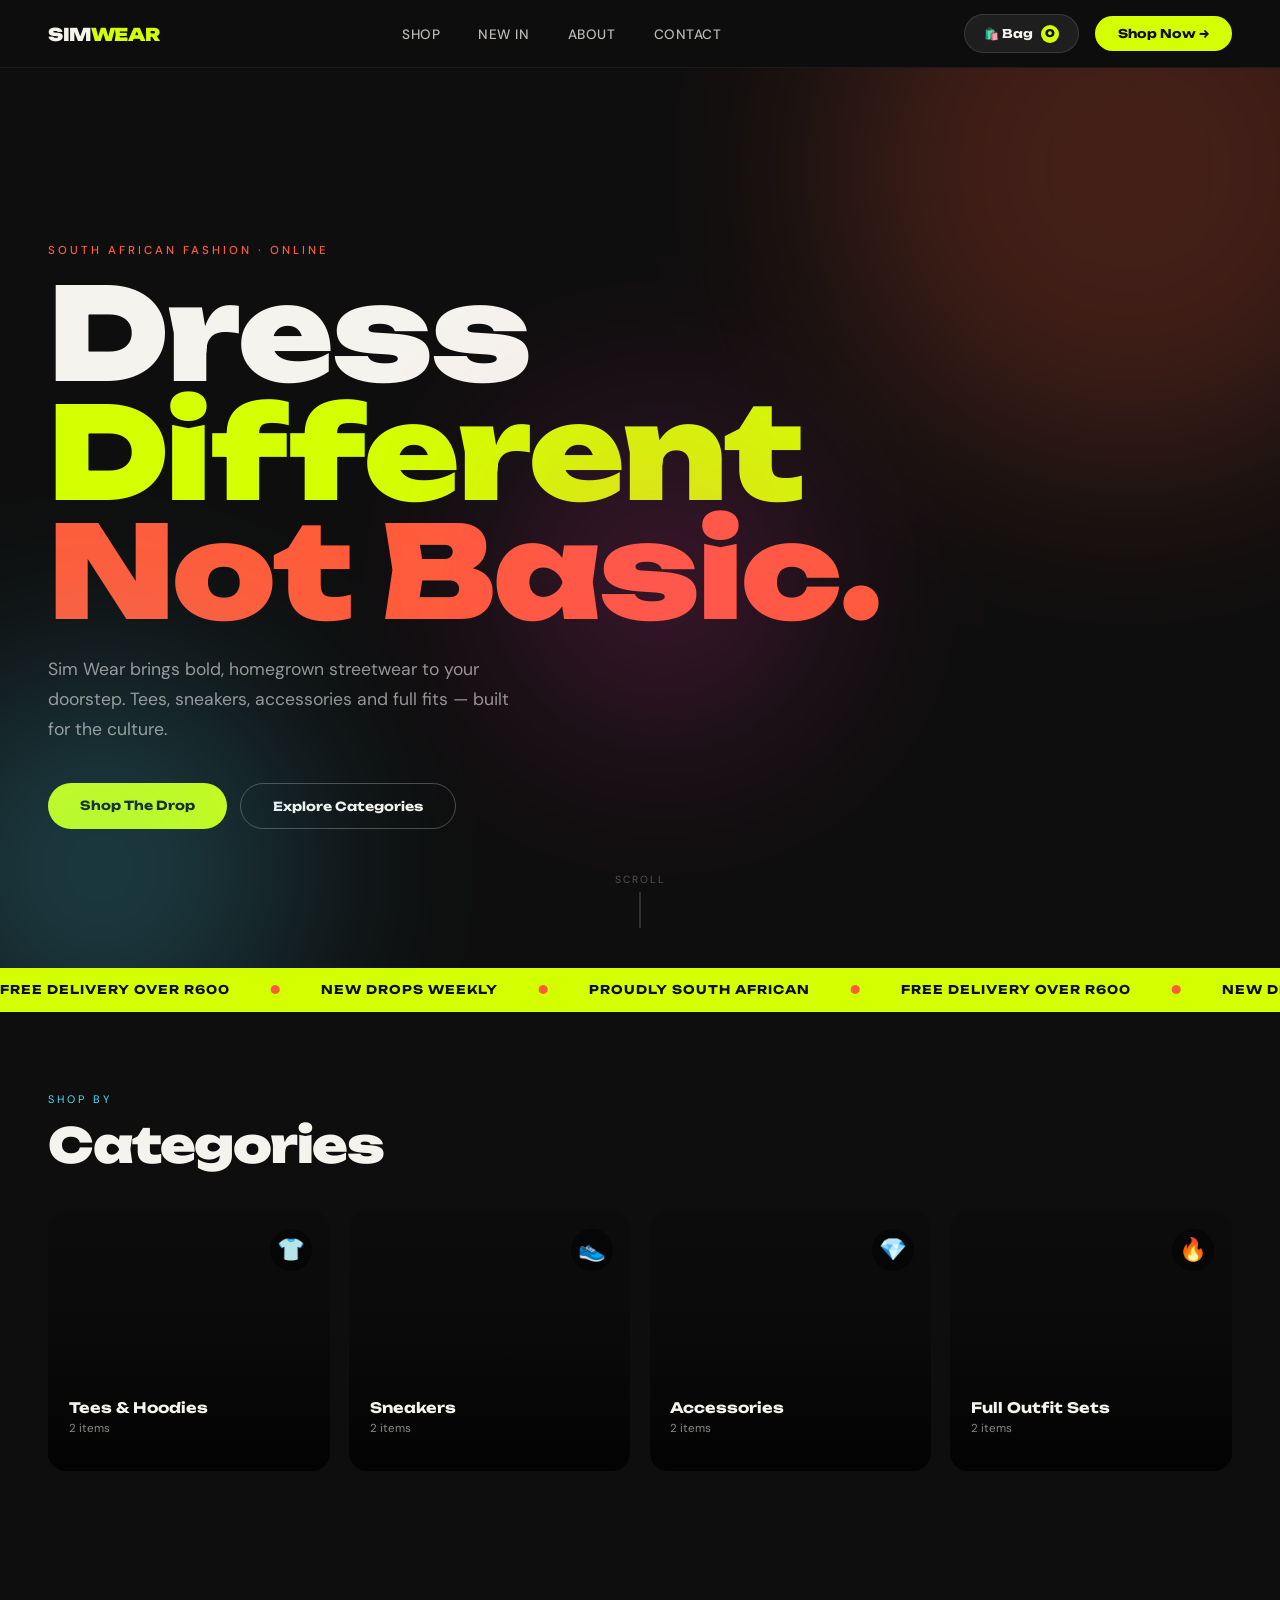
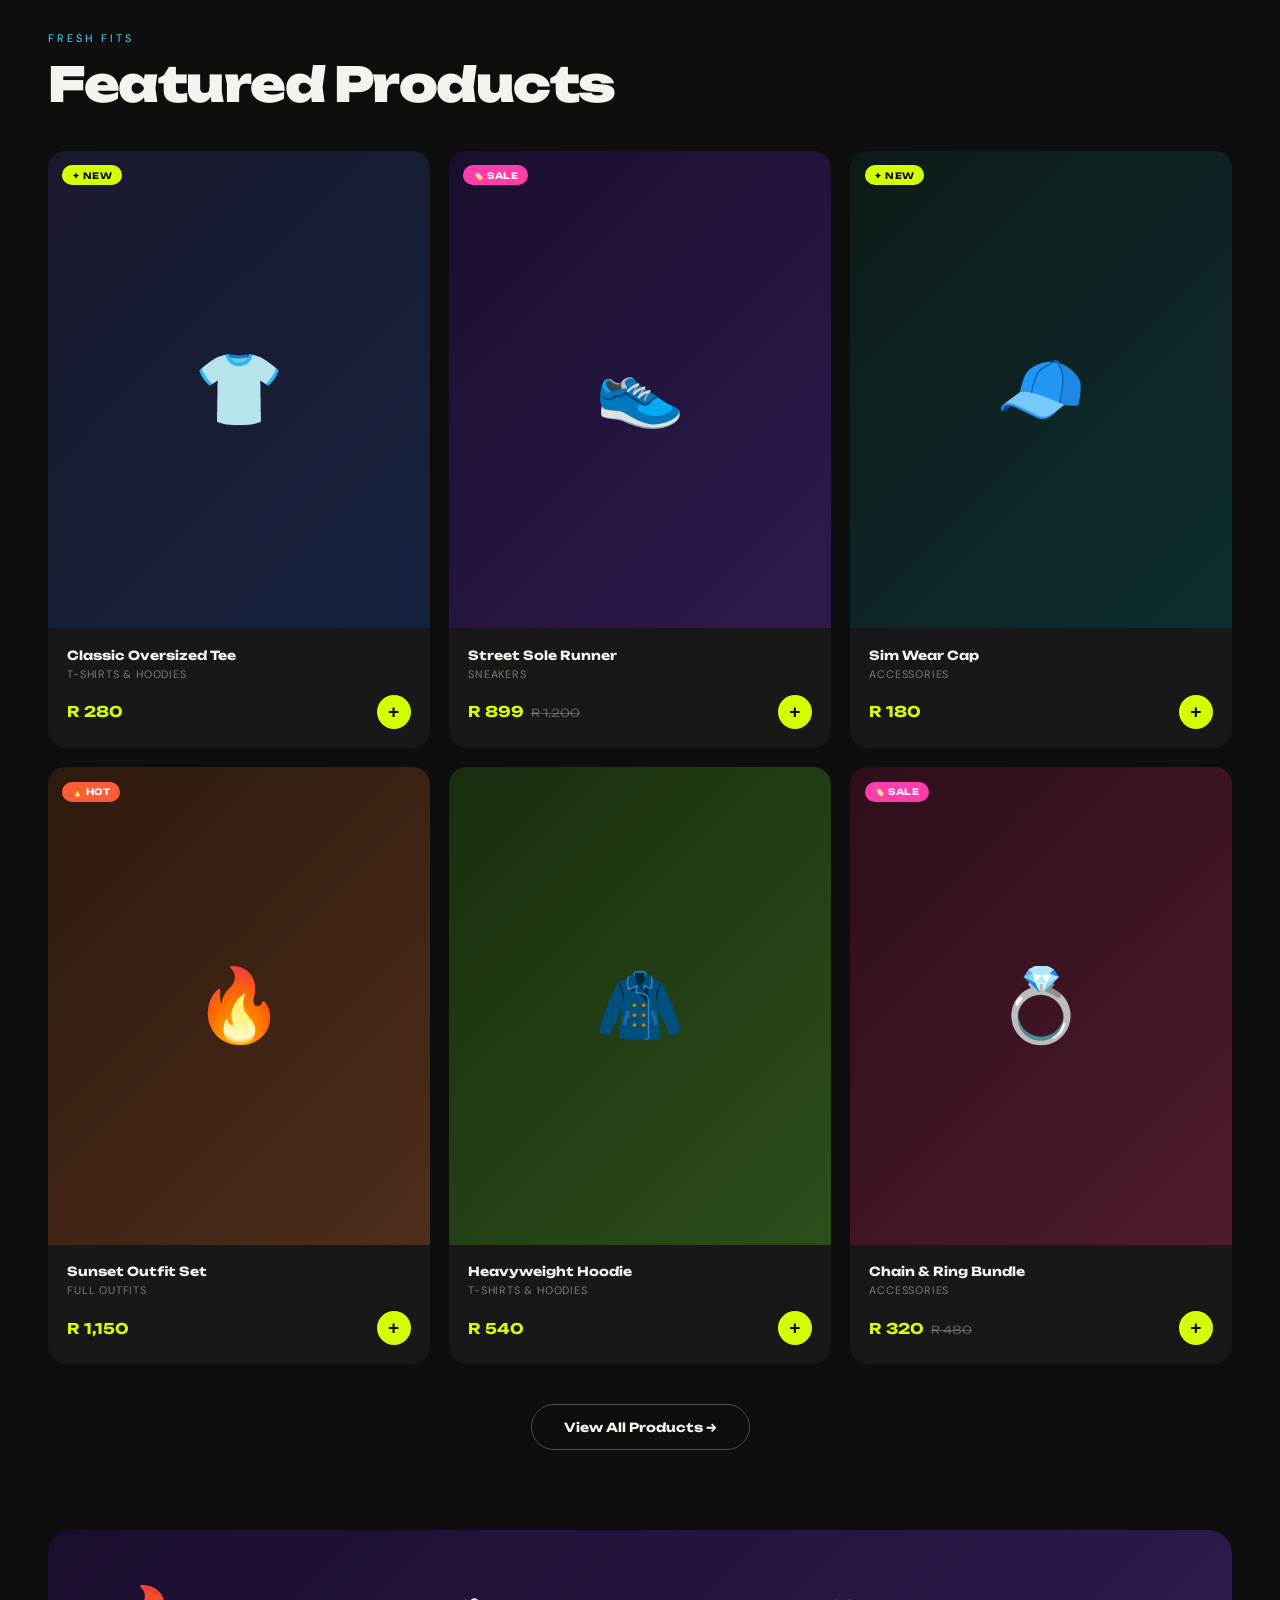
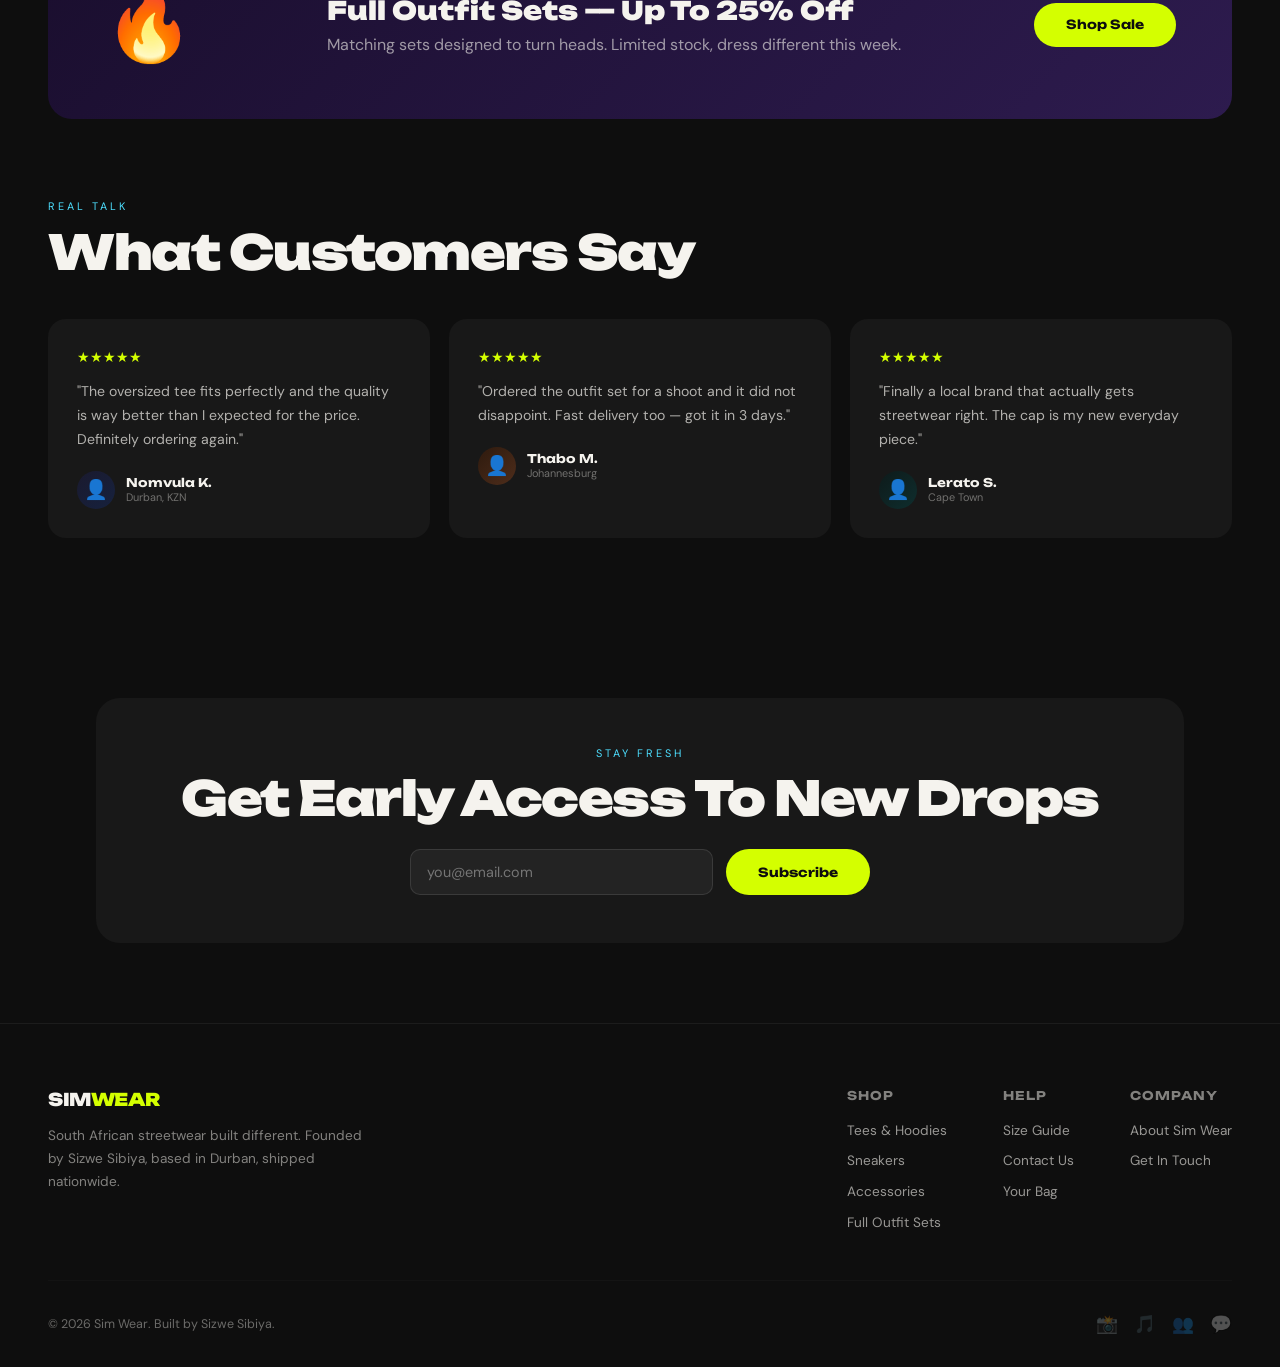
<file: index.html>
<!DOCTYPE html>
<html lang="en">
<head>
<meta charset="UTF-8" />
<meta name="viewport" content="width=device-width, initial-scale=1.0, maximum-scale=1.0" />
<meta name="theme-color" content="#0E0E0E" />
<title>Sim Wear — Dress Different</title>
<link href="https://fonts.googleapis.com/css2?family=Unbounded:wght@400;700;900&family=DM+Sans:wght@300;400;500&display=swap" rel="stylesheet" />
<link rel="stylesheet" href="styles.css" />
<style>
  .hero { min-height: 100svh; display: flex; flex-direction: column; justify-content: center; padding: calc(var(--nav-h) + 3rem) 3rem 5rem; position: relative; overflow: hidden; }
  .hero-bg-shape { position: absolute; border-radius: 50%; filter: blur(100px); opacity: 0.22; animation: float 8s ease-in-out infinite; }
  .s1 { width:600px; height:600px; background:var(--coral); top:-200px; right:-150px; }
  .s2 { width:400px; height:400px; background:var(--sky); bottom:-100px; left:-100px; animation-delay:3s; }
  .s3 { width:300px; height:300px; background:var(--pink); top:40%; left:40%; animation-delay:5s; }
  @keyframes float { 0%,100%{transform:translateY(0) scale(1);} 50%{transform:translateY(-28px) scale(1.04);} }
  .hero-eyebrow { font-size:0.72rem; font-weight:500; letter-spacing:3px; text-transform:uppercase; color:var(--coral); margin-bottom:1rem; }
  .hero-title { font-family:'Unbounded',sans-serif; font-size:clamp(3rem,10vw,8rem); font-weight:900; line-height:0.93; letter-spacing:-2px; max-width:900px; }
  .hero-title .accent { color:var(--lime); display:block; }
  .hero-title .accent2 { color:var(--coral); }
  .hero-sub { margin-top:1.5rem; font-size:clamp(0.95rem,2.5vw,1.1rem); opacity:0.58; max-width:480px; line-height:1.7; }
  .hero-actions { display:flex; gap:0.8rem; margin-top:2.4rem; flex-wrap:wrap; }
  .hero-scroll { position:absolute; bottom:2.5rem; left:50%; transform:translateX(-50%); display:flex; flex-direction:column; align-items:center; gap:0.4rem; opacity:0.3; font-size:0.65rem; letter-spacing:2px; text-transform:uppercase; }
  .hero-scroll::after { content:''; width:1px; height:36px; background:var(--off-white); }
  @media (max-width: 768px) { .hero { padding: calc(var(--nav-h) + 2rem) 1.2rem 4rem; min-height: 100svh; } .hero-scroll { display: none; } }

  .promo-banner { display:flex; align-items:center; justify-content:space-between; gap:2rem; background:linear-gradient(135deg,#1a0e2e,#2d1b4e); border-radius:24px; padding:3rem 3.5rem; margin:0 3rem; }
  .promo-emoji { font-size:4.5rem; }
  .promo-text h3 { font-family:'Unbounded',sans-serif; font-size:1.6rem; font-weight:900; margin-bottom:0.5rem; }
  .promo-text p { opacity:0.6; }
  @media (max-width: 768px) { .promo-banner { margin: 0 1.2rem; padding: 2rem 1.5rem; flex-direction: column; gap: 1.2rem; text-align: center; } .promo-emoji { font-size: 3.5rem; } }
</style>
</head>
<body>

<!-- NAV -->
<nav>
  <a href="index.html" class="nav-logo"><span class="nav-logo-text">SIM<span class="accent">WEAR</span></span></a>
  <ul class="nav-links">
    <li><a href="shop.html">Shop</a></li>
    <li><a href="shop.html">New In</a></li>
    <li><a href="about.html">About</a></li>
    <li><a href="contact.html">Contact</a></li>
  </ul>
  <div class="nav-right">
    <button class="cart-btn" onclick="openCart()">🛍️ Bag <span class="cart-count" id="cartCount">0</span></button>
    <a href="shop.html" class="nav-cta">Shop Now →</a>
    <button class="hamburger" id="hamburger" onclick="toggleMobileMenu()"><span></span><span></span><span></span></button>
  </div>
</nav>

<!-- MOBILE MENU -->
<div class="mobile-menu" id="mobileMenu">
  <a href="shop.html">Shop</a>
  <a href="shop.html">New In</a>
  <a href="about.html">About</a>
  <a href="contact.html">Contact</a>
  <div class="mobile-menu-footer">Sim Wear · Dress Different</div>
</div>

<!-- BOTTOM NAV -->
<div class="bottom-nav">
  <a href="index.html" class="bottom-nav-item active"><span class="bn-icon">🏠</span>Home</a>
  <a href="shop.html" class="bottom-nav-item"><span class="bn-icon">🛍️</span>Shop</a>
  <a href="contact.html" class="bottom-nav-item"><span class="bn-icon">💬</span>Contact</a>
  <button class="bottom-nav-item" onclick="openCart()" style="border:none;background:none;">
    <span class="bottom-cart-badge"><span class="bn-icon">🛒</span><span class="badge-dot" id="bottomCartBadge">0</span></span>Bag
  </button>
</div>

<!-- CART DRAWER -->
<div class="cart-overlay" id="cartOverlay" onclick="closeCart()"></div>
<div class="cart-drawer" id="cartDrawer">
  <div class="cart-header">
    <h2>Your Bag 🛍️</h2>
    <div class="cart-header-right">
      <span class="cart-item-total" id="drawerItemCount">0 items</span>
      <button class="close-btn" onclick="closeCart()">✕</button>
    </div>
  </div>
  <div class="cart-items" id="cartItemsContainer"></div>
  <div class="cart-footer">
    <div class="cart-subtotal"><span>Subtotal</span><span class="total-amount" id="cartTotal">R 0</span></div>
    <p class="cart-shipping-note">🚚 Free delivery on orders over R600</p>
    <a href="checkout.html" class="checkout-btn" id="checkoutBtn">Proceed to Checkout →</a>
    <button class="continue-btn" onclick="closeCart()">← Continue Shopping</button>
  </div>
</div>

<main>
  <!-- HERO -->
  <section class="hero">
    <div class="hero-bg-shape s1"></div>
    <div class="hero-bg-shape s2"></div>
    <div class="hero-bg-shape s3"></div>
    <div class="hero-eyebrow">South African Fashion · Online</div>
    <h1 class="hero-title">Dress<span class="accent">Different</span><span class="accent2">Not Basic.</span></h1>
    <p class="hero-sub">Sim Wear brings bold, homegrown streetwear to your doorstep. Tees, sneakers, accessories and full fits — built for the culture.</p>
    <div class="hero-actions">
      <a href="shop.html" class="btn-primary">Shop The Drop</a>
      <a href="#categories" class="btn-outline">Explore Categories</a>
    </div>
    <div class="hero-scroll">Scroll</div>
  </section>

  <!-- MARQUEE -->
  <div class="marquee-wrap">
    <div class="marquee-track">
      <span>FREE DELIVERY OVER R600</span><span class="marquee-dot">●</span>
      <span>NEW DROPS WEEKLY</span><span class="marquee-dot">●</span>
      <span>PROUDLY SOUTH AFRICAN</span><span class="marquee-dot">●</span>
      <span>FREE DELIVERY OVER R600</span><span class="marquee-dot">●</span>
      <span>NEW DROPS WEEKLY</span><span class="marquee-dot">●</span>
      <span>PROUDLY SOUTH AFRICAN</span><span class="marquee-dot">●</span>
    </div>
  </div>

  <!-- CATEGORIES -->
  <section id="categories">
    <div class="section-label">Shop By</div>
    <h2 class="section-title">Categories</h2>
    <div class="categories-grid" id="categoriesGrid"></div>
  </section>

  <!-- FEATURED PRODUCTS -->
  <section id="featured">
    <div class="section-label">Fresh Fits</div>
    <h2 class="section-title">Featured Products</h2>
    <div class="products-grid" id="featuredGrid"></div>
    <div style="text-align:center;margin-top:2.5rem;">
      <a href="shop.html" class="btn-outline">View All Products →</a>
    </div>
  </section>

  <!-- PROMO BANNER -->
  <div class="promo-banner">
    <div class="promo-emoji">🔥</div>
    <div class="promo-text">
      <h3>Full Outfit Sets — Up To 25% Off</h3>
      <p>Matching sets designed to turn heads. Limited stock, dress different this week.</p>
    </div>
    <a href="shop.html?cat=outfits" class="btn-primary">Shop Sale</a>
  </div>

  <!-- TESTIMONIALS -->
  <section>
    <div class="section-label">Real Talk</div>
    <h2 class="section-title">What Customers Say</h2>
    <div class="testimonials-grid">
      <div class="testi-card">
        <div class="testi-stars">★★★★★</div>
        <p class="testi-text">"The oversized tee fits perfectly and the quality is way better than I expected for the price. Definitely ordering again."</p>
        <div class="testi-author"><div class="testi-avatar p1-bg">👤</div><div><div class="testi-name">Nomvula K.</div><div class="testi-loc">Durban, KZN</div></div></div>
      </div>
      <div class="testi-card">
        <div class="testi-stars">★★★★★</div>
        <p class="testi-text">"Ordered the outfit set for a shoot and it did not disappoint. Fast delivery too — got it in 3 days."</p>
        <div class="testi-author"><div class="testi-avatar p4-bg">👤</div><div><div class="testi-name">Thabo M.</div><div class="testi-loc">Johannesburg</div></div></div>
      </div>
      <div class="testi-card">
        <div class="testi-stars">★★★★★</div>
        <p class="testi-text">"Finally a local brand that actually gets streetwear right. The cap is my new everyday piece."</p>
        <div class="testi-author"><div class="testi-avatar p3-bg">👤</div><div><div class="testi-name">Lerato S.</div><div class="testi-loc">Cape Town</div></div></div>
      </div>
    </div>
  </section>

  <!-- NEWSLETTER -->
  <section>
    <div class="newsletter">
      <div class="section-label" style="text-align:center;">Stay Fresh</div>
      <h2 class="section-title" style="margin-bottom:0;">Get Early Access To New Drops</h2>
      <form class="newsletter-form" onsubmit="event.preventDefault(); this.reset(); alert('You\'re on the list! 🎉');">
        <input class="form-input" type="email" placeholder="you@email.com" required />
        <button class="btn-primary" type="submit">Subscribe</button>
      </form>
    </div>
  </section>
</main>

<!-- FOOTER -->
<footer>
  <div class="footer-top">
    <div class="footer-brand">
      <span class="nav-logo-text">SIM<span class="accent">WEAR</span></span>
      <p>South African streetwear built different. Founded by Sizwe Sibiya, based in Durban, shipped nationwide.</p>
    </div>
    <div class="footer-cols">
      <div class="footer-col"><h4>Shop</h4><ul>
        <li><a href="shop.html?cat=tees">Tees & Hoodies</a></li>
        <li><a href="shop.html?cat=sneakers">Sneakers</a></li>
        <li><a href="shop.html?cat=accessories">Accessories</a></li>
        <li><a href="shop.html?cat=outfits">Full Outfit Sets</a></li>
      </ul></div>
      <div class="footer-col"><h4>Help</h4><ul>
        <li><a href="sizeguide.html">Size Guide</a></li>
        <li><a href="contact.html">Contact Us</a></li>
        <li><a href="cart.html">Your Bag</a></li>
      </ul></div>
      <div class="footer-col"><h4>Company</h4><ul>
        <li><a href="about.html">About Sim Wear</a></li>
        <li><a href="contact.html">Get In Touch</a></li>
      </ul></div>
    </div>
  </div>
  <div class="footer-bottom">
    <span>© 2026 Sim Wear. Built by Sizwe Sibiya.</span>
    <div class="footer-socials">
      <a href="https://www.instagram.com/mudes2026" target="_blank" title="Instagram">📸</a>
      <a href="https://www.tiktok.com/@sizwesibiya7" target="_blank" title="TikTok">🎵</a>
      <a href="https://www.facebook.com/sizwe.sbiya.5439" target="_blank" title="Facebook">👥</a>
      <a href="https://wa.me/qr/FZLHEACFAODGC1" target="_blank" title="WhatsApp">💬</a>
    </div>
  </div>
</footer>

<script src="shop.js"></script>
<script>
  document.getElementById('categoriesGrid').innerHTML = CATEGORIES.map(c => `
    <a href="shop.html?cat=${c.key}" class="cat-card ${c.css}" style="background-image:url('${c.img}');">
      <span class="cat-emoji">${c.emoji}</span>
      <span class="cat-name">${c.name}</span>
      <span class="cat-count">${categoryCount(c.key)} items</span>
    </a>
  `).join('');

  renderProductCards(document.getElementById('featuredGrid'), PRODUCTS.slice(0, 6));
</script>
</body>
</html>
</file>
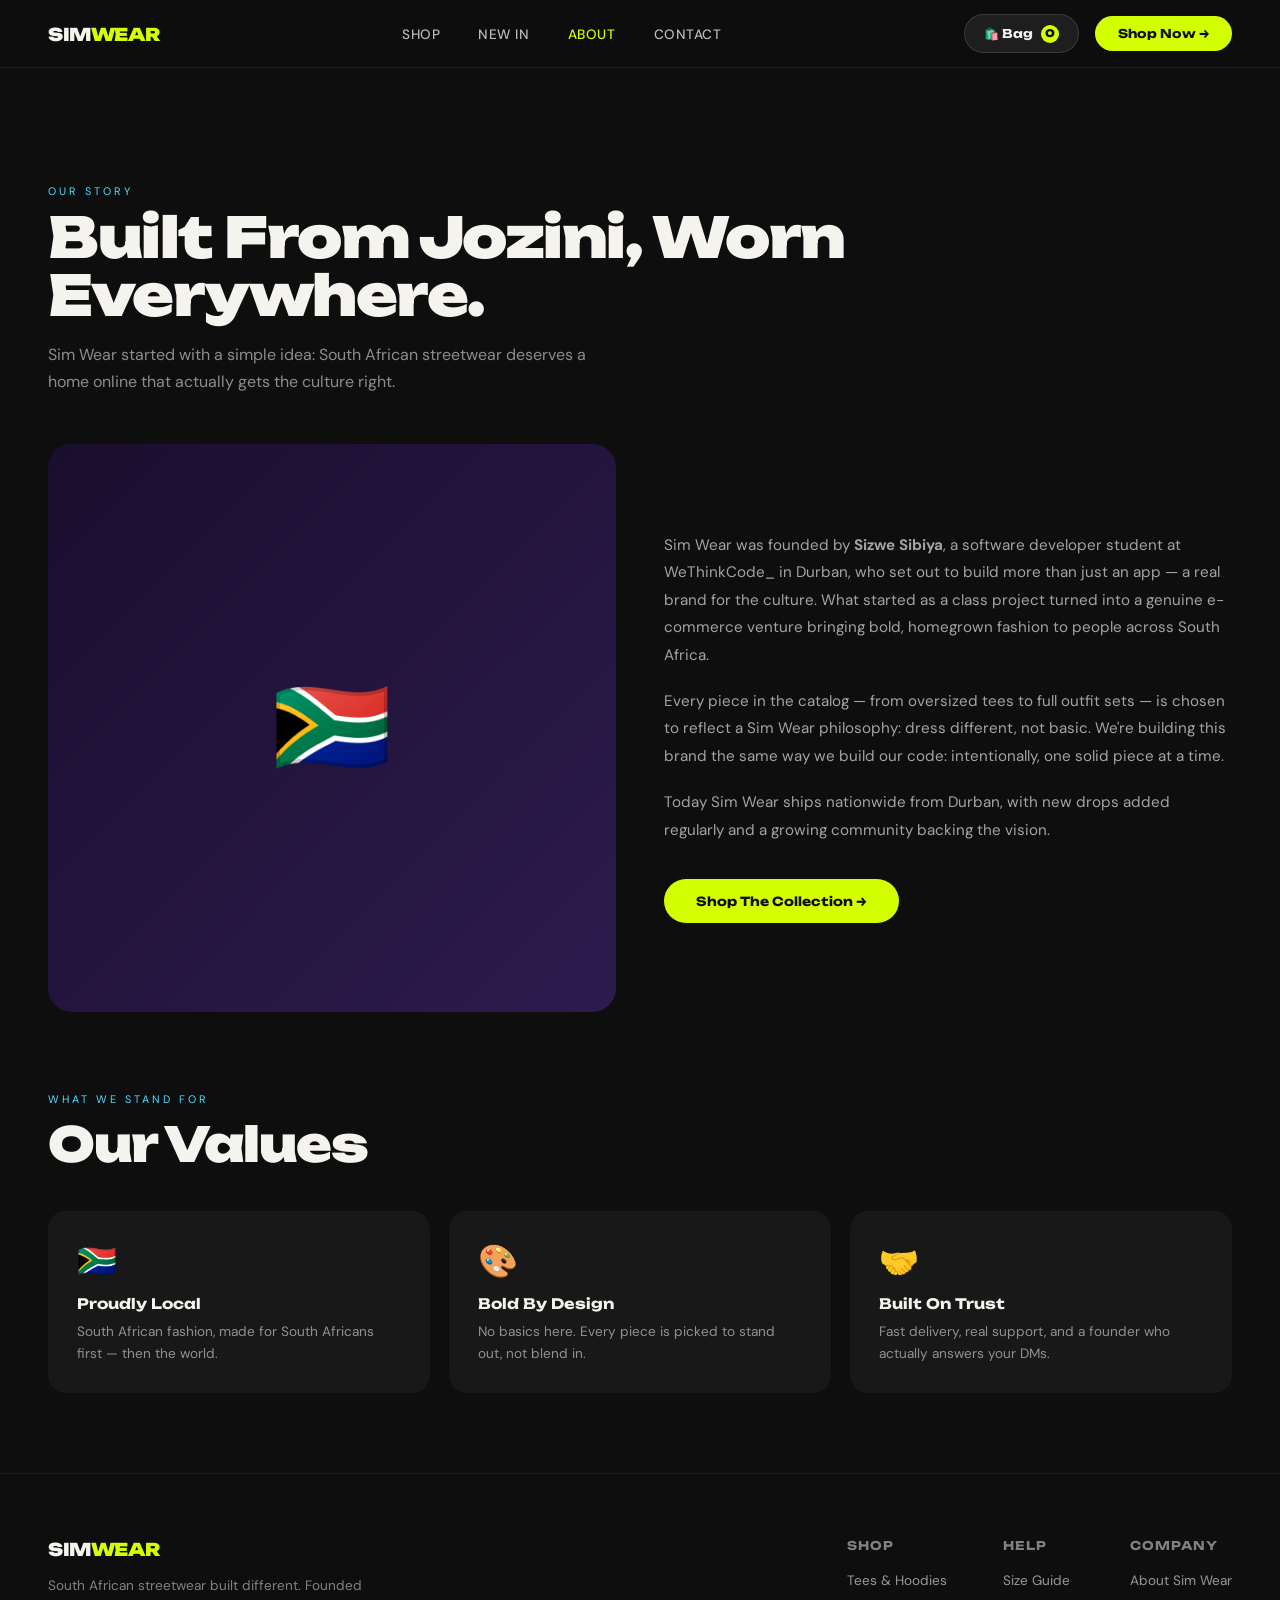
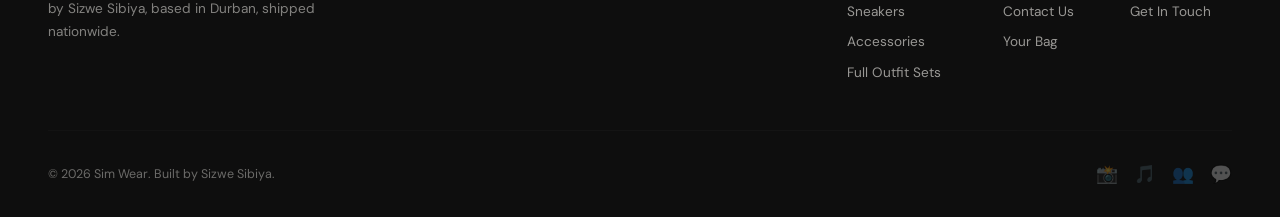
<file: about.html>
<!DOCTYPE html>
<html lang="en">
<head>
<meta charset="UTF-8" />
<meta name="viewport" content="width=device-width, initial-scale=1.0, maximum-scale=1.0" />
<meta name="theme-color" content="#0E0E0E" />
<title>About — Sim Wear</title>
<link href="https://fonts.googleapis.com/css2?family=Unbounded:wght@400;700;900&family=DM+Sans:wght@300;400;500&display=swap" rel="stylesheet" />
<link rel="stylesheet" href="styles.css" />
<style>
  .about-grid { display: flex; gap: 3rem; padding: 0 3rem 5rem; align-items: center; }
  .about-visual { flex: 1; aspect-ratio: 1; border-radius: 24px; background: linear-gradient(135deg,#1a0e2e,#2d1b4e); display: flex; align-items: center; justify-content: center; font-size: 6rem; }
  .about-copy { flex: 1; }
  .about-copy p { opacity: 0.65; line-height: 1.8; margin-bottom: 1.2rem; font-size: 0.95rem; }
  .values-grid { display: grid; grid-template-columns: repeat(3,1fr); gap: 1.2rem; }
  .value-card { background: var(--card-bg); border-radius: 18px; padding: 1.8rem; }
  .value-card .v-emoji { font-size: 2rem; margin-bottom: 0.8rem; }
  .value-card h4 { font-family: 'Unbounded', sans-serif; font-size: 0.9rem; margin-bottom: 0.5rem; }
  .value-card p { opacity: 0.55; font-size: 0.85rem; line-height: 1.6; }
  @media (max-width: 900px) {
    .about-grid { flex-direction: column; padding: 0 1.2rem 3rem; }
    .values-grid { grid-template-columns: 1fr; }
  }
</style>
</head>
<body>

<nav>
  <a href="index.html" class="nav-logo"><span class="nav-logo-text">SIM<span class="accent">WEAR</span></span></a>
  <ul class="nav-links">
    <li><a href="shop.html">Shop</a></li>
    <li><a href="shop.html">New In</a></li>
    <li><a href="about.html" class="active">About</a></li>
    <li><a href="contact.html">Contact</a></li>
  </ul>
  <div class="nav-right">
    <button class="cart-btn" onclick="openCart()">🛍️ Bag <span class="cart-count" id="cartCount">0</span></button>
    <a href="shop.html" class="nav-cta">Shop Now →</a>
    <button class="hamburger" id="hamburger" onclick="toggleMobileMenu()"><span></span><span></span><span></span></button>
  </div>
</nav>

<div class="mobile-menu" id="mobileMenu">
  <a href="shop.html">Shop</a><a href="shop.html">New In</a><a href="about.html">About</a><a href="contact.html">Contact</a>
  <div class="mobile-menu-footer">Sim Wear · Dress Different</div>
</div>

<div class="bottom-nav">
  <a href="index.html" class="bottom-nav-item"><span class="bn-icon">🏠</span>Home</a>
  <a href="shop.html" class="bottom-nav-item"><span class="bn-icon">🛍️</span>Shop</a>
  <a href="contact.html" class="bottom-nav-item"><span class="bn-icon">💬</span>Contact</a>
  <button class="bottom-nav-item" onclick="openCart()" style="border:none;background:none;">
    <span class="bottom-cart-badge"><span class="bn-icon">🛒</span><span class="badge-dot" id="bottomCartBadge">0</span></span>Bag
  </button>
</div>

<div class="cart-overlay" id="cartOverlay" onclick="closeCart()"></div>
<div class="cart-drawer" id="cartDrawer">
  <div class="cart-header">
    <h2>Your Bag 🛍️</h2>
    <div class="cart-header-right"><span class="cart-item-total" id="drawerItemCount">0 items</span><button class="close-btn" onclick="closeCart()">✕</button></div>
  </div>
  <div class="cart-items" id="cartItemsContainer"></div>
  <div class="cart-footer">
    <div class="cart-subtotal"><span>Subtotal</span><span class="total-amount" id="cartTotal">R 0</span></div>
    <p class="cart-shipping-note">🚚 Free delivery on orders over R600</p>
    <a href="checkout.html" class="checkout-btn" id="checkoutBtn">Proceed to Checkout →</a>
    <button class="continue-btn" onclick="closeCart()">← Continue Shopping</button>
  </div>
</div>

<main>
  <div class="page-hero">
    <div class="section-label">Our Story</div>
    <h1>Built From Jozini, Worn Everywhere.</h1>
    <p>Sim Wear started with a simple idea: South African streetwear deserves a home online that actually gets the culture right.</p>
  </div>

  <div class="about-grid">
    <div class="about-visual">🇿🇦</div>
    <div class="about-copy">
      <p>Sim Wear was founded by <strong>Sizwe Sibiya</strong>, a software developer student at WeThinkCode_ in Durban, who set out to build more than just an app — a real brand for the culture. What started as a class project turned into a genuine e-commerce venture bringing bold, homegrown fashion to people across South Africa.</p>
      <p>Every piece in the catalog — from oversized tees to full outfit sets — is chosen to reflect a Sim Wear philosophy: dress different, not basic. We're building this brand the same way we build our code: intentionally, one solid piece at a time.</p>
      <p>Today Sim Wear ships nationwide from Durban, with new drops added regularly and a growing community backing the vision.</p>
      <a href="shop.html" class="btn-primary" style="margin-top:1rem;">Shop The Collection →</a>
    </div>
  </div>

  <section style="padding-top:0;">
    <div class="section-label">What We Stand For</div>
    <h2 class="section-title">Our Values</h2>
    <div class="values-grid">
      <div class="value-card">
        <div class="v-emoji">🇿🇦</div>
        <h4>Proudly Local</h4>
        <p>South African fashion, made for South Africans first — then the world.</p>
      </div>
      <div class="value-card">
        <div class="v-emoji">🎨</div>
        <h4>Bold By Design</h4>
        <p>No basics here. Every piece is picked to stand out, not blend in.</p>
      </div>
      <div class="value-card">
        <div class="v-emoji">🤝</div>
        <h4>Built On Trust</h4>
        <p>Fast delivery, real support, and a founder who actually answers your DMs.</p>
      </div>
    </div>
  </section>
</main>

<footer>
  <div class="footer-top">
    <div class="footer-brand">
      <span class="nav-logo-text">SIM<span class="accent">WEAR</span></span>
      <p>South African streetwear built different. Founded by Sizwe Sibiya, based in Durban, shipped nationwide.</p>
    </div>
    <div class="footer-cols">
      <div class="footer-col"><h4>Shop</h4><ul>
        <li><a href="shop.html?cat=tees">Tees & Hoodies</a></li>
        <li><a href="shop.html?cat=sneakers">Sneakers</a></li>
        <li><a href="shop.html?cat=accessories">Accessories</a></li>
        <li><a href="shop.html?cat=outfits">Full Outfit Sets</a></li>
      </ul></div>
      <div class="footer-col"><h4>Help</h4><ul>
        <li><a href="sizeguide.html">Size Guide</a></li>
        <li><a href="contact.html">Contact Us</a></li>
        <li><a href="cart.html">Your Bag</a></li>
      </ul></div>
      <div class="footer-col"><h4>Company</h4><ul>
        <li><a href="about.html">About Sim Wear</a></li>
        <li><a href="contact.html">Get In Touch</a></li>
      </ul></div>
    </div>
  </div>
  <div class="footer-bottom">
    <span>© 2026 Sim Wear. Built by Sizwe Sibiya.</span>
    <div class="footer-socials">
      <a href="https://www.instagram.com/mudes2026" target="_blank" title="Instagram">📸</a>
      <a href="https://www.tiktok.com/@sizwesibiya7" target="_blank" title="TikTok">🎵</a>
      <a href="https://www.facebook.com/sizwe.sbiya.5439" target="_blank" title="Facebook">👥</a>
      <a href="https://wa.me/qr/FZLHEACFAODGC1" target="_blank" title="WhatsApp">💬</a>
    </div>
  </div>
</footer>

<script src="shop.js"></script>
</body>
</html>
</file>
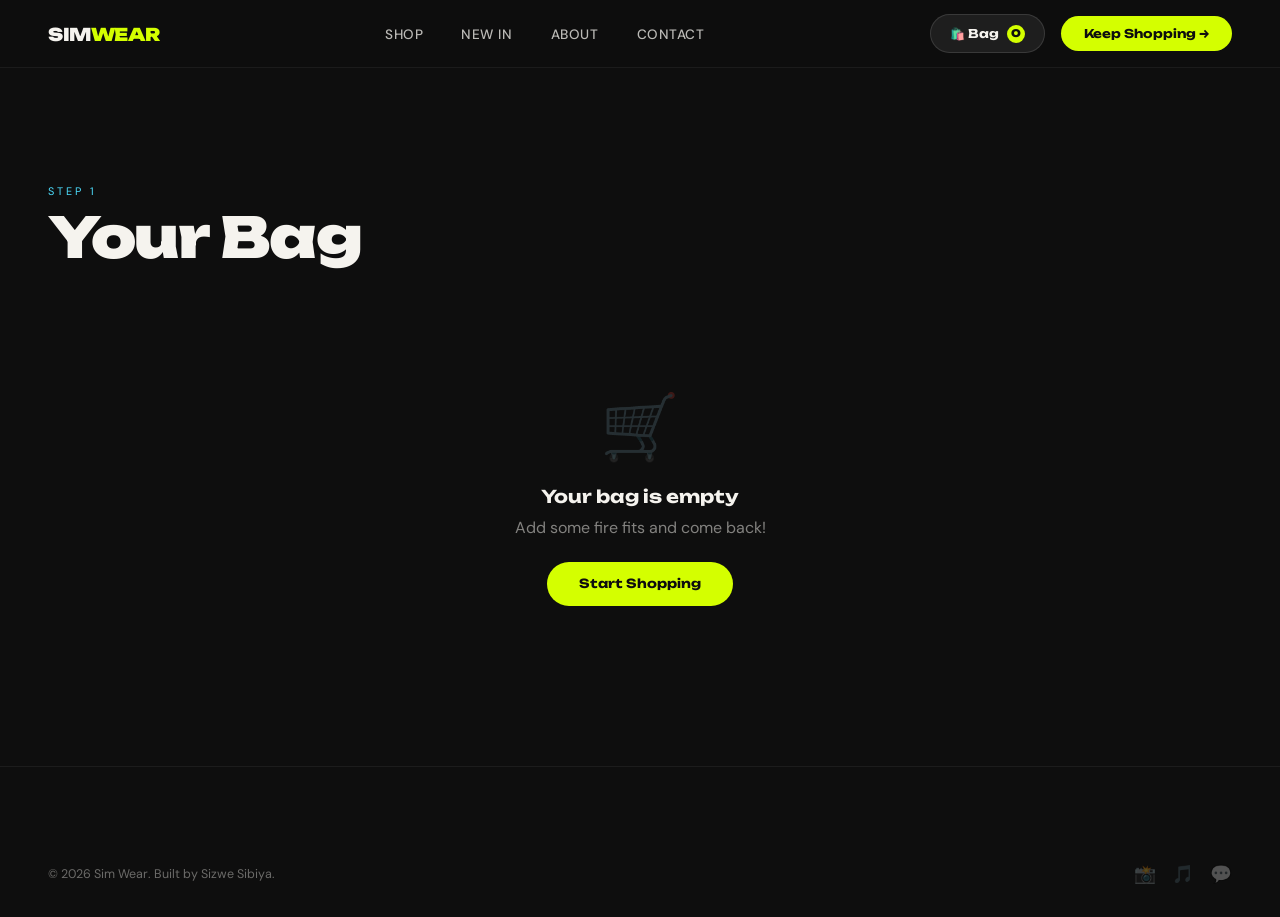
<file: cart.html>
<!DOCTYPE html>
<html lang="en">
<head>
<meta charset="UTF-8" />
<meta name="viewport" content="width=device-width, initial-scale=1.0, maximum-scale=1.0" />
<meta name="theme-color" content="#0E0E0E" />
<title>Your Bag — Sim Wear</title>
<link href="https://fonts.googleapis.com/css2?family=Unbounded:wght@400;700;900&family=DM+Sans:wght@300;400;500&display=swap" rel="stylesheet" />
<link rel="stylesheet" href="styles.css" />
<style>
  .cart-page-layout { display: flex; gap: 2.5rem; padding: 2.5rem 3rem 5rem; align-items: flex-start; }
  .cart-list { flex: 2; display: flex; flex-direction: column; gap: 0.9rem; }
  .cart-page-item { display: flex; gap: 1rem; align-items: center; background: var(--card-bg); border-radius: 16px; padding: 1.1rem; }
  .cart-page-img { width: 76px; height: 76px; border-radius: 12px; display: flex; align-items: center; justify-content: center; font-size: 2.2rem; flex-shrink: 0; position: relative; overflow: hidden; }
  .cart-page-img img { position: absolute; inset: 0; width: 100%; height: 100%; object-fit: cover; z-index: 1; }
  .product-img-fallback { position: relative; z-index: 0; }
  .cart-page-body { flex: 1; min-width: 0; }
  .cart-page-name { font-family: 'Unbounded', sans-serif; font-size: 0.85rem; font-weight: 700; margin-bottom: 0.2rem; }
  .cart-page-type { font-size: 0.75rem; opacity: 0.4; margin-bottom: 0.8rem; }
  .summary-panel { flex: 1; max-width: 360px; background: var(--card-bg); border-radius: 18px; padding: 1.8rem; position: sticky; top: calc(var(--nav-h) + 1.5rem); }
  .summary-panel h3 { font-family: 'Unbounded', sans-serif; font-size: 0.95rem; margin-bottom: 1.2rem; }
  .summary-line { display: flex; justify-content: space-between; font-size: 0.85rem; opacity: 0.6; margin-bottom: 0.7rem; }
  .summary-line.total { opacity: 1; font-family: 'Unbounded', sans-serif; font-weight: 900; font-size: 1.1rem; color: var(--lime); border-top: 1px solid rgba(255,255,255,0.08); padding-top: 0.9rem; margin-top: 0.5rem; }
  @media (max-width: 900px) {
    .cart-page-layout { flex-direction: column; padding: 2rem 1.2rem 3rem; }
    .summary-panel { max-width: 100%; position: static; width: 100%; }
  }
</style>
</head>
<body>

<nav>
  <a href="index.html" class="nav-logo"><span class="nav-logo-text">SIM<span class="accent">WEAR</span></span></a>
  <ul class="nav-links">
    <li><a href="shop.html">Shop</a></li>
    <li><a href="shop.html">New In</a></li>
    <li><a href="about.html">About</a></li>
    <li><a href="contact.html">Contact</a></li>
  </ul>
  <div class="nav-right">
    <button class="cart-btn" onclick="openCart()">🛍️ Bag <span class="cart-count" id="cartCount">0</span></button>
    <a href="shop.html" class="nav-cta">Keep Shopping →</a>
    <button class="hamburger" id="hamburger" onclick="toggleMobileMenu()"><span></span><span></span><span></span></button>
  </div>
</nav>

<div class="mobile-menu" id="mobileMenu">
  <a href="shop.html">Shop</a>
  <a href="shop.html">New In</a>
  <a href="about.html">About</a>
  <a href="contact.html">Contact</a>
  <div class="mobile-menu-footer">Sim Wear · Dress Different</div>
</div>

<div class="bottom-nav">
  <a href="index.html" class="bottom-nav-item"><span class="bn-icon">🏠</span>Home</a>
  <a href="shop.html" class="bottom-nav-item"><span class="bn-icon">🛍️</span>Shop</a>
  <a href="contact.html" class="bottom-nav-item"><span class="bn-icon">💬</span>Contact</a>
  <button class="bottom-nav-item active" onclick="openCart()" style="border:none;background:none;">
    <span class="bottom-cart-badge"><span class="bn-icon">🛒</span><span class="badge-dot" id="bottomCartBadge">0</span></span>Bag
  </button>
</div>

<div class="cart-overlay" id="cartOverlay" onclick="closeCart()"></div>
<div class="cart-drawer" id="cartDrawer">
  <div class="cart-header">
    <h2>Your Bag 🛍️</h2>
    <div class="cart-header-right">
      <span class="cart-item-total" id="drawerItemCount">0 items</span>
      <button class="close-btn" onclick="closeCart()">✕</button>
    </div>
  </div>
  <div class="cart-items" id="cartItemsContainer"></div>
  <div class="cart-footer">
    <div class="cart-subtotal"><span>Subtotal</span><span class="total-amount" id="cartTotal">R 0</span></div>
    <p class="cart-shipping-note">🚚 Free delivery on orders over R600</p>
    <a href="checkout.html" class="checkout-btn" id="checkoutBtn">Proceed to Checkout →</a>
    <button class="continue-btn" onclick="closeCart()">← Continue Shopping</button>
  </div>
</div>

<main>
  <div class="page-hero" style="padding-bottom:0;">
    <div class="section-label">Step 1</div>
    <h1>Your Bag</h1>
  </div>

  <div class="cart-page-layout" id="cartPageLayout"><!-- injected --></div>
</main>

<footer>
  <div class="footer-bottom" style="border-top:none;">
    <span>© 2026 Sim Wear. Built by Sizwe Sibiya.</span>
    <div class="footer-socials">
      <a href="https://www.instagram.com/mudes2026" target="_blank" title="Instagram">📸</a>
      <a href="https://www.tiktok.com/@sizwesibiya7" target="_blank" title="TikTok">🎵</a>
      <a href="https://wa.me/qr/FZLHEACFAODGC1" target="_blank" title="WhatsApp">💬</a>
    </div>
  </div>
</footer>

<script src="shop.js"></script>
<script>
  function renderCartPage() {
    const layout = document.getElementById('cartPageLayout');
    if (!layout) return;

    if (cart.length === 0) {
      layout.innerHTML = `
        <div class="empty-state" style="flex:1;">
          <div class="icon">🛒</div>
          <h3>Your bag is empty</h3>
          <p>Add some fire fits and come back!</p>
          <a href="shop.html" class="btn-primary">Start Shopping</a>
        </div>`;
      return;
    }

    const subtotal = cartSubtotal();
    const freeDelivery = subtotal >= 600;

    layout.innerHTML = `
      <div class="cart-list">
        ${cart.map(item => `
          <div class="cart-page-item">
            <div class="cart-page-img ${item.bg}">
              <span class="product-img-fallback">${item.emoji}</span>
              ${item.img ? `<img src="${item.img}" alt="${item.name}" onerror="this.remove()" />` : ''}
            </div>
            <div class="cart-page-body">
              <div class="cart-page-name">${item.name}</div>
              <div class="cart-page-type">${item.type}</div>
              <div class="cart-item-controls">
                <button class="qty-btn" onclick="changeQty('${item.key}',-1)">−</button>
                <span class="qty-num">${item.qty}</span>
                <button class="qty-btn" onclick="changeQty('${item.key}',1)">+</button>
              </div>
            </div>
            <div style="display:flex;flex-direction:column;align-items:flex-end;gap:0.6rem;">
              <button class="remove-btn" onclick="removeItem('${item.key}')">✕</button>
              <div class="cart-item-price">${zar(item.price * item.qty)}</div>
            </div>
          </div>
        `).join('')}
      </div>
      <div class="summary-panel">
        <h3>Order Summary</h3>
        <div class="summary-line"><span>Subtotal</span><span>${zar(subtotal)}</span></div>
        <div class="summary-line"><span>Delivery</span><span style="color:${freeDelivery?'var(--lime)':'inherit'}">${freeDelivery ? 'FREE' : 'From R60'}</span></div>
        <div class="summary-line total"><span>Total</span><span>${zar(subtotal)}</span></div>
        ${freeDelivery ? `<p style="font-size:0.75rem;color:var(--lime);margin-top:0.8rem;">🎉 You qualify for free delivery!</p>` : `<p style="font-size:0.75rem;opacity:0.4;margin-top:0.8rem;">Spend ${zar(600-subtotal)} more for free delivery</p>`}
        <a href="checkout.html" class="btn-primary" style="width:100%;text-align:center;margin-top:1.5rem;">Proceed to Checkout →</a>
        <a href="shop.html" class="continue-btn" style="text-align:center;">← Continue Shopping</a>
      </div>
    `;
  }

  renderCartPage();
</script>
</body>
</html>
</file>
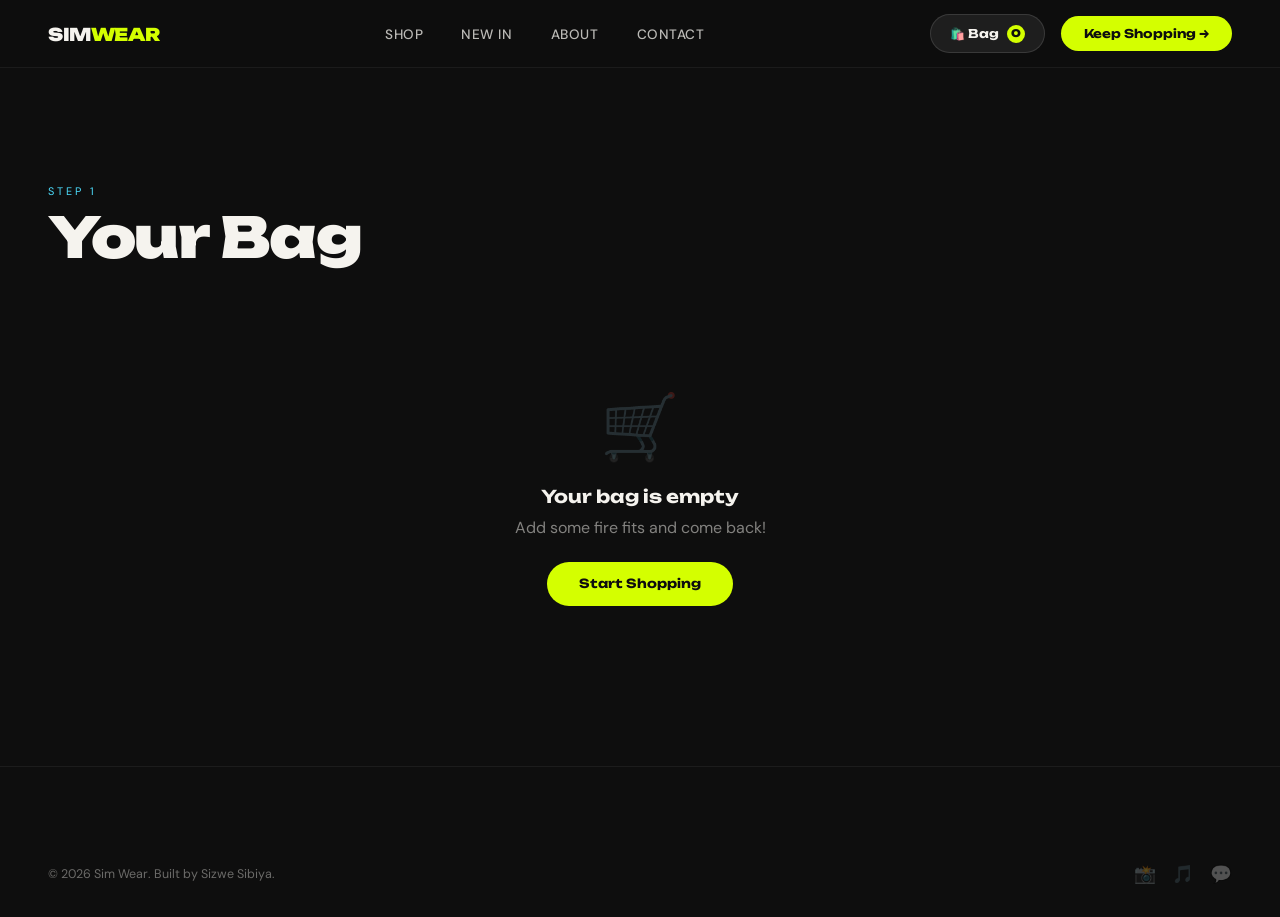
<file: checkout.html>
<!DOCTYPE html>
<html lang="en">
<head>
<meta charset="UTF-8" />
<meta name="viewport" content="width=device-width, initial-scale=1.0, maximum-scale=1.0" />
<meta name="theme-color" content="#0E0E0E" />
<title>Checkout — Sim Wear</title>
<link href="https://fonts.googleapis.com/css2?family=Unbounded:wght@400;700;900&family=DM+Sans:wght@300;400;500&display=swap" rel="stylesheet" />
<link rel="stylesheet" href="styles.css" />
<style>
  .co-steps-bar { display: flex; align-items: center; gap: 0.6rem; padding: calc(var(--nav-h) + 2rem) 3rem 1rem; }
  .co-step { display: flex; align-items: center; gap: 0.5rem; font-family: 'Unbounded', sans-serif; font-size: 0.72rem; font-weight: 700; opacity: 0.35; }
  .co-step.active, .co-step.done { opacity: 1; }
  .co-step-num { width: 24px; height: 24px; border-radius: 50%; background: rgba(255,255,255,0.1); display: flex; align-items: center; justify-content: center; font-size: 0.7rem; }
  .co-step.active .co-step-num, .co-step.done .co-step-num { background: var(--lime); color: var(--dark); }
  .co-step-sep { opacity: 0.2; }
  .co-layout { display: flex; gap: 2.5rem; padding: 0 3rem 5rem; align-items: flex-start; }
  .co-left { flex: 2; }
  .co-panel { display: none; flex-direction: column; gap: 0.3rem; }
  .co-panel.active { display: flex; }
  .co-section-title { font-family: 'Unbounded', sans-serif; font-size: 0.85rem; font-weight: 700; margin: 1.2rem 0 0.8rem; text-transform: uppercase; letter-spacing: 1px; opacity: 0.6; }
  .co-section-title:first-child { margin-top: 0; }
  .delivery-opt, .pay-method { display: flex; align-items: center; gap: 1rem; background: rgba(255,255,255,0.04); border: 1.5px solid rgba(255,255,255,0.1); border-radius: 14px; padding: 1rem 1.2rem; cursor: pointer; margin-bottom: 0.7rem; transition: border-color 0.2s; }
  .delivery-opt.selected, .pay-method.selected { border-color: var(--lime); background: rgba(212,255,0,0.05); }
  .delivery-opt-icon, .pay-method-icon { font-size: 1.4rem; }
  .delivery-opt-name, .pay-method-name { font-family: 'Unbounded', sans-serif; font-size: 0.8rem; font-weight: 700; }
  .delivery-opt-desc, .pay-method-desc { font-size: 0.72rem; opacity: 0.4; margin-top: 0.2rem; }
  .delivery-opt-fee { margin-left: auto; font-family: 'Unbounded', sans-serif; font-size: 0.8rem; color: var(--lime); }
  .card-fields { display: none; flex-direction: column; gap: 0; margin-top: 1rem; }
  .co-right { flex: 1; max-width: 340px; position: sticky; top: calc(var(--nav-h) + 1rem); }
  .co-nav-bar { display: flex; gap: 1rem; margin-top: 1.5rem; }
  .co-back-btn, .co-next-btn { flex: 1; font-family: 'Unbounded', sans-serif; font-size: 0.8rem; font-weight: 700; padding: 0.9rem; border-radius: 100px; border: none; cursor: pointer; }
  .co-back-btn { background: rgba(255,255,255,0.06); color: var(--off-white); }
  .co-next-btn { background: var(--lime); color: var(--dark); }
  .review-card { background: rgba(255,255,255,0.04); border-radius: 14px; padding: 1.2rem; margin-bottom: 1rem; font-size: 0.84rem; line-height: 1.8; }
  .review-edit { font-size: 0.7rem; color: var(--sky); cursor: pointer; font-family: 'Unbounded', sans-serif; font-weight: 700; float: right; }
  .co-confirm { display: none; text-align: center; padding: 3rem 1rem; }
  .co-confirm.active { display: block; }
  .confirm-icon { font-size: 4rem; margin-bottom: 1rem; }
  .confirm-title { font-family: 'Unbounded', sans-serif; font-size: 1.8rem; font-weight: 900; margin-bottom: 0.8rem; }
  .confirm-title span { color: var(--lime); }
  .confirm-order-num { font-family: 'Unbounded', sans-serif; font-size: 1rem; opacity: 0.5; margin-bottom: 1rem; }
  .confirm-sub { opacity: 0.6; max-width: 420px; margin: 0 auto 2rem; line-height: 1.7; }
  .confirm-steps { display: flex; justify-content: center; gap: 1.5rem; margin-bottom: 2rem; flex-wrap: wrap; }
  .confirm-step { display: flex; flex-direction: column; align-items: center; gap: 0.4rem; font-size: 0.7rem; opacity: 0.6; }
  .confirm-step-icon { font-size: 1.5rem; }
  @media (max-width: 900px) {
    .co-steps-bar, .co-layout { padding-left: 1.2rem; padding-right: 1.2rem; }
    .co-layout { flex-direction: column; }
    .co-right { max-width: 100%; width: 100%; position: static; }
  }
</style>
</head>
<body>

<nav>
  <a href="index.html" class="nav-logo"><span class="nav-logo-text">SIM<span class="accent">WEAR</span></span></a>
  <ul class="nav-links"><li><a href="shop.html">Shop</a></li><li><a href="about.html">About</a></li><li><a href="contact.html">Contact</a></li></ul>
  <div class="nav-right">
    <a href="cart.html" class="nav-cta">← Back to Bag</a>
    <button class="hamburger" id="hamburger" onclick="toggleMobileMenu()"><span></span><span></span><span></span></button>
  </div>
</nav>
<div class="mobile-menu" id="mobileMenu">
  <a href="cart.html">Bag</a><a href="shop.html">Shop</a><a href="contact.html">Contact</a>
</div>
<div class="bottom-nav">
  <a href="index.html" class="bottom-nav-item"><span class="bn-icon">🏠</span>Home</a>
  <a href="cart.html" class="bottom-nav-item active"><span class="bn-icon">🛍️</span>Bag</a>
  <a href="contact.html" class="bottom-nav-item"><span class="bn-icon">💬</span>Contact</a>
</div>

<main>
  <div class="co-steps-bar">
    <div class="co-step active" id="step-tab-1"><span class="co-step-num">1</span>Delivery</div>
    <span class="co-step-sep">›</span>
    <div class="co-step" id="step-tab-2"><span class="co-step-num">2</span>Payment</div>
    <span class="co-step-sep">›</span>
    <div class="co-step" id="step-tab-3"><span class="co-step-num">3</span>Review</div>
  </div>

  <div id="checkoutBody">
  <div class="co-layout">
    <div class="co-left">

      <!-- STEP 1 -->
      <div class="co-panel active" id="co-panel-1">
        <div class="co-section-title">Contact Info</div>
        <div class="form-row">
          <div class="form-group"><label>First Name</label><input class="form-input" id="f-fname" placeholder="Sizwe" /></div>
          <div class="form-group"><label>Last Name</label><input class="form-input" id="f-lname" placeholder="Sibiya" /></div>
        </div>
        <div class="form-group"><label>Email Address</label><input class="form-input" id="f-email" type="email" placeholder="you@email.com" /></div>
        <div class="form-group"><label>Phone Number</label><input class="form-input" id="f-phone" type="tel" placeholder="+27 000 000 0000" /></div>

        <div class="co-section-title">Delivery Address</div>
        <div class="form-group"><label>Street Address</label><input class="form-input" id="f-street" placeholder="123 Dress Different Street" /></div>
        <div class="form-row">
          <div class="form-group"><label>City</label><input class="form-input" id="f-city" placeholder="Durban" /></div>
          <div class="form-group"><label>Province</label>
            <select class="form-input" id="f-province" style="cursor:pointer;">
              <option value="">Select province</option>
              <option>KwaZulu-Natal</option><option>Gauteng</option><option>Western Cape</option>
              <option>Eastern Cape</option><option>Free State</option><option>Limpopo</option>
              <option>Mpumalanga</option><option>North West</option><option>Northern Cape</option>
            </select>
          </div>
        </div>
        <div class="form-group"><label>Postal Code</label><input class="form-input" id="f-postal" placeholder="4000" /></div>

        <div class="co-section-title">Delivery Method</div>
        <div class="delivery-opt selected" onclick="selectDelivery(this,60)">
          <span class="delivery-opt-icon">📦</span>
          <div><div class="delivery-opt-name">Standard Delivery</div><div class="delivery-opt-desc">2–5 working days</div></div>
          <span class="delivery-opt-fee">R 60</span>
        </div>
        <div class="delivery-opt" onclick="selectDelivery(this,120)">
          <span class="delivery-opt-icon">🚀</span>
          <div><div class="delivery-opt-name">Express Delivery</div><div class="delivery-opt-desc">1–2 working days</div></div>
          <span class="delivery-opt-fee">R 120</span>
        </div>
      </div>

      <!-- STEP 2 -->
      <div class="co-panel" id="co-panel-2">
        <div class="co-section-title">Payment Method</div>
        <div class="pay-method selected" onclick="selectPayMethod(this,'card')">
          <span class="pay-method-icon">💳</span><div><div class="pay-method-name">Credit / Debit Card</div><div class="pay-method-desc">Visa, Mastercard</div></div>
        </div>
        <div class="pay-method" onclick="selectPayMethod(this,'eft')">
          <span class="pay-method-icon">🏦</span><div><div class="pay-method-name">EFT Bank Transfer</div><div class="pay-method-desc">Manual bank transfer</div></div>
        </div>
        <div class="pay-method" onclick="selectPayMethod(this,'ozow')">
          <span class="pay-method-icon">📱</span><div><div class="pay-method-name">Ozow Instant EFT</div><div class="pay-method-desc">Pay directly from your bank app</div></div>
        </div>
        <div class="pay-method" onclick="selectPayMethod(this,'payflex')">
          <span class="pay-method-icon">🔄</span><div><div class="pay-method-name">PayFlex — 4 Payments</div><div class="pay-method-desc">Interest-free installments</div></div>
        </div>

        <div class="card-fields" id="card-fields" style="display:flex;">
          <div class="form-group"><label>Name on Card</label><input class="form-input" id="f-card-name" placeholder="Sizwe Sibiya" /></div>
          <div class="form-group"><label>Card Number</label><input class="form-input" id="f-card-num" placeholder="0000 0000 0000 0000" oninput="formatCard(this)" /></div>
          <div class="form-row">
            <div class="form-group"><label>Expiry</label><input class="form-input" id="f-expiry" placeholder="MM / YY" oninput="formatExpiry(this)" /></div>
            <div class="form-group"><label>CVV</label><input class="form-input" id="f-cvv" placeholder="123" maxlength="3" /></div>
          </div>
        </div>
        <div class="card-fields" id="eft-fields">
          <div style="background:rgba(77,223,255,0.06);border:1px solid rgba(77,223,255,0.15);border-radius:14px;padding:1.2rem;">
            <p style="font-size:0.8rem;opacity:0.7;margin-bottom:0.6rem;">Transfer to: <strong>Sim Wear (Pty) Ltd</strong> · FNB · Acc 6209 XXXX XXX</p>
            <p style="font-size:0.8rem;opacity:0.7;">Reference: <strong id="eft-ref">SW-00000</strong></p>
          </div>
          <p style="font-size:0.75rem;opacity:0.4;margin-top:0.8rem;">Please use your order reference as the payment reference. Your order will be processed once payment is confirmed (1–2 business days).</p>
        </div>
        <div class="card-fields" id="instant-fields">
          <div style="background:rgba(77,223,255,0.06);border:1px solid rgba(77,223,255,0.15);border-radius:14px;padding:1.4rem;text-align:center;">
            <div style="font-size:2.5rem;margin-bottom:0.6rem;" id="instant-icon">📱</div>
            <div style="font-family:'Unbounded',sans-serif;font-size:0.8rem;font-weight:700;margin-bottom:0.4rem;" id="instant-title">Pay with Ozow</div>
            <p style="font-size:0.78rem;opacity:0.5;" id="instant-desc">You'll be redirected to Ozow to complete your instant EFT payment securely.</p>
          </div>
        </div>
      </div>

      <!-- STEP 3 -->
      <div class="co-panel" id="co-panel-3">
        <div class="co-section-title">Review Your Order</div>
        <div id="review-delivery-card" class="review-card"></div>
        <div id="review-payment-card" class="review-card"></div>
        <div style="background:rgba(212,255,0,0.06);border:1px solid rgba(212,255,0,0.15);border-radius:14px;padding:1rem 1.2rem;font-size:0.78rem;opacity:0.8;line-height:1.6;">
          🔒 Your payment is secured with 256-bit SSL encryption. By placing your order, you agree to Sim Wear's Terms & Conditions and Privacy Policy.
        </div>
      </div>

      <div class="co-nav-bar" id="checkoutNavBar">
        <button class="co-back-btn" id="co-back" onclick="checkoutBack()">✕ Cancel</button>
        <button class="co-next-btn" id="co-next" onclick="checkoutNext()">Continue →</button>
      </div>
    </div>

    <div class="co-right" id="checkoutSummary"></div>
  </div>

  <!-- CONFIRM SCREEN -->
  <div class="co-confirm" id="co-confirm">
    <div class="confirm-icon">🎉</div>
    <div class="confirm-title">Order <span>Confirmed!</span></div>
    <div class="confirm-order-num" id="confirmOrderNum">SW-000000</div>
    <p class="confirm-sub">Your fire fits are on their way! You'll receive a confirmation email shortly with your tracking details.</p>
    <div class="confirm-steps">
      <div class="confirm-step"><div class="confirm-step-icon">✅</div>Order Placed</div>
      <div class="confirm-step"><div class="confirm-step-icon">📦</div>Packing</div>
      <div class="confirm-step"><div class="confirm-step-icon">🚚</div>On The Way</div>
      <div class="confirm-step"><div class="confirm-step-icon">🏠</div>Delivered</div>
    </div>
    <a href="shop.html" class="btn-primary">Back to Shopping 🛍️</a>
  </div>
  </div>
</main>

<script src="shop.js"></script>
<script>
  let checkoutStep = 1;
  let deliveryFee = 60;
  let payMethod = 'card';

  /* ============================================================
     PAYFAST INTEGRATION (real SA payment gateway)
     ------------------------------------------------------------
     PAYFAST_SANDBOX = true uses PayFast's public SANDBOX test
     credentials below, so checkout works end-to-end right now for
     testing — no real money moves and no account is needed to try it.

     TO GO LIVE:
     1. Create a PayFast merchant account: https://www.payfast.co.za
     2. Set PAYFAST_SANDBOX = false
     3. Replace PAYFAST_MERCHANT_ID / PAYFAST_MERCHANT_KEY with your
        own live values from your PayFast dashboard.
     4. Set PAYFAST_NOTIFY_URL to a real server endpoint you control
        (see note below — this is the one piece a static site can't do).

     IMPORTANT LIMITATION: this is a static, backend-less site. PayFast's
     "notify_url" (ITN) is meant to hit a server you control, which verifies
     the payment and marks the order as paid — that's the secure way to
     confirm payment happened before you ship anything. Without a backend,
     this checkout instead trusts the "return_url" the browser is sent back
     to, which works fine for getting started but can theoretically be
     visited without paying. Before processing real orders at volume,
     it's worth adding a small server (even a single serverless function)
     to receive PayFast's ITN and confirm payment server-side.
     ============================================================ */
  const PAYFAST_SANDBOX = true;
  const PAYFAST_MERCHANT_ID = '10000100';   // PayFast public sandbox test ID
  const PAYFAST_MERCHANT_KEY = '46f0cd694581a'; // PayFast public sandbox test key
  const PAYFAST_NOTIFY_URL = location.origin + location.pathname.replace('checkout.html','notify.html'); // placeholder — replace with a real server endpoint before going live

  function payWithPayFast(orderNum, total, fname, lname, email) {
    const action = PAYFAST_SANDBOX ? 'https://sandbox.payfast.co.za/eng/process' : 'https://www.payfast.co.za/eng/process';
    const fields = {
      merchant_id: PAYFAST_MERCHANT_ID,
      merchant_key: PAYFAST_MERCHANT_KEY,
      return_url: location.origin + location.pathname + '?paid=1&order=' + encodeURIComponent(orderNum),
      cancel_url: location.origin + location.pathname + '?cancelled=1',
      notify_url: PAYFAST_NOTIFY_URL,
      name_first: fname || 'Sim Wear',
      name_last: lname || 'Customer',
      email_address: email || 'test@simwear.co.za',
      m_payment_id: orderNum,
      amount: total.toFixed(2),
      item_name: 'Sim Wear Order ' + orderNum
    };
    const form = document.createElement('form');
    form.method = 'POST';
    form.action = action;
    Object.entries(fields).forEach(([k, v]) => {
      const input = document.createElement('input');
      input.type = 'hidden'; input.name = k; input.value = v;
      form.appendChild(input);
    });
    document.body.appendChild(form);
    form.submit();
  }

  // Handle returning from PayFast (or a cancelled payment)
  (function handleGatewayReturn() {
    const p = new URLSearchParams(location.search);
    if (p.get('paid') === '1') {
      document.querySelector('.co-layout').style.display = 'none';
      document.getElementById('co-confirm').classList.add('active');
      document.getElementById('confirmOrderNum').textContent = p.get('order') || 'SW-000000';
      cart = [];
      saveCart();
      updateCounts();
    } else if (p.get('cancelled') === '1') {
      checkoutStep = 2;
      setTimeout(() => { alert('Payment was cancelled — your bag is still saved, feel free to try again.'); }, 100);
    }
  })();

  // If bag is empty, send back to cart
  if (cart.length === 0 && !new URLSearchParams(location.search).get('paid')) location.href = 'cart.html';

  function selectDelivery(el, fee) {
    document.querySelectorAll('.delivery-opt').forEach(o => o.classList.remove('selected'));
    el.classList.add('selected');
    deliveryFee = fee;
    renderCheckoutSummary();
  }

  function selectPayMethod(el, method) {
    document.querySelectorAll('.pay-method').forEach(m => m.classList.remove('selected'));
    el.classList.add('selected');
    payMethod = method;
    document.getElementById('card-fields').style.display = method === 'card' ? 'flex' : 'none';
    document.getElementById('eft-fields').style.display = method === 'eft' ? 'flex' : 'none';
    document.getElementById('instant-fields').style.display = (method === 'ozow' || method === 'payflex') ? 'flex' : 'none';
    if (method === 'ozow') { document.getElementById('instant-icon').textContent='📱'; document.getElementById('instant-title').textContent='Pay with Ozow'; document.getElementById('instant-desc').textContent="You'll be redirected to Ozow to complete your instant EFT payment securely."; }
    if (method === 'payflex') { document.getElementById('instant-icon').textContent='🔄'; document.getElementById('instant-title').textContent='Pay in 4 with PayFlex'; document.getElementById('instant-desc').textContent="Split your order into 4 interest-free payments. You'll be redirected to PayFlex to complete setup."; }
    if (method === 'eft') { document.getElementById('eft-ref').textContent = 'SW-' + Math.floor(10000 + Math.random()*90000); }
  }

  function formatCard(input) { let v = input.value.replace(/\D/g,'').substring(0,16); input.value = v.replace(/(.{4})/g,'$1 ').trim(); }
  function formatExpiry(input) { let v = input.value.replace(/\D/g,'').substring(0,4); if (v.length >= 2) v = v.substring(0,2) + ' / ' + v.substring(2); input.value = v; }

  function validateStep(step) {
    if (step === 1) {
      const required = ['f-fname','f-lname','f-email','f-phone','f-street','f-city','f-province','f-postal'];
      let valid = true;
      required.forEach(id => {
        const el = document.getElementById(id);
        if (!el.value.trim()) { el.classList.add('error'); valid = false; } else el.classList.remove('error');
      });
      if (!valid) return false;
    }
    if (step === 2 && payMethod === 'card') {
      const cardFields = ['f-card-name','f-card-num','f-expiry','f-cvv'];
      let valid = true;
      cardFields.forEach(id => {
        const el = document.getElementById(id);
        if (!el.value.trim()) { el.classList.add('error'); valid = false; } else el.classList.remove('error');
      });
      if (!valid) return false;
    }
    return true;
  }

  function buildReviewCards() {
    const fname = document.getElementById('f-fname').value, lname = document.getElementById('f-lname').value;
    const email = document.getElementById('f-email').value;
    const street = document.getElementById('f-street').value, city = document.getElementById('f-city').value;
    const province = document.getElementById('f-province').value, postal = document.getElementById('f-postal').value;
    const selectedDel = document.querySelector('.delivery-opt.selected .delivery-opt-name')?.textContent || 'Standard Delivery';

    document.getElementById('review-delivery-card').innerHTML = `
      <span class="review-edit" onclick="goToStep(1)">Edit</span>
      <div style="font-family:'Unbounded',sans-serif;font-size:0.65rem;font-weight:700;text-transform:uppercase;opacity:0.4;letter-spacing:1.5px;">Delivery</div>
      <div style="opacity:0.75;margin-top:0.6rem;">${fname} ${lname}<br>${email}<br>${street}, ${city}, ${province}, ${postal}<br><br>📦 ${selectedDel}</div>`;

    const methodLabel = { card:'Credit / Debit Card', eft:'EFT Bank Transfer', ozow:'Ozow Instant EFT', payflex:'PayFlex — 4 Payments' };
    const methodIcon = { card:'💳', eft:'🏦', ozow:'📱', payflex:'🔄' };
    document.getElementById('review-payment-card').innerHTML = `
      <span class="review-edit" onclick="goToStep(2)">Edit</span>
      <div style="font-family:'Unbounded',sans-serif;font-size:0.65rem;font-weight:700;text-transform:uppercase;opacity:0.4;letter-spacing:1.5px;">Payment</div>
      <div style="opacity:0.75;margin-top:0.6rem;">${methodIcon[payMethod]} ${methodLabel[payMethod]}${payMethod==='card' ? ' ···· '+document.getElementById('f-card-num').value.slice(-4) : ''}</div>`;
  }

  function checkoutNext() {
    if (!validateStep(checkoutStep)) return;
    if (checkoutStep === 3) { placeOrder(); return; }
    if (checkoutStep === 2) buildReviewCards();
    checkoutStep++;
    updateCheckoutStepUI();
  }
  function checkoutBack() {
    if (checkoutStep === 1) { location.href = 'cart.html'; return; }
    checkoutStep--;
    updateCheckoutStepUI();
  }
  function goToStep(n) { checkoutStep = n; updateCheckoutStepUI(); }

  function updateCheckoutStepUI() {
    document.querySelectorAll('.co-panel').forEach(p => p.classList.remove('active'));
    document.getElementById(`co-panel-${checkoutStep}`)?.classList.add('active');
    for (let i = 1; i <= 3; i++) {
      const tab = document.getElementById(`step-tab-${i}`);
      tab.classList.remove('active','done');
      if (i < checkoutStep) tab.classList.add('done');
      else if (i === checkoutStep) tab.classList.add('active');
    }
    document.getElementById('co-back').textContent = checkoutStep === 1 ? '✕ Cancel' : '← Back';
    const nextBtn = document.getElementById('co-next');
    nextBtn.textContent = checkoutStep === 3 ? '🛍️ Place Order' : 'Continue →';
    nextBtn.style.background = checkoutStep === 3 ? 'var(--coral)' : '';
    renderCheckoutSummary();
    window.scrollTo(0,0);
  }

  function renderCheckoutSummary() {
    const subtotal = cartSubtotal();
    const isFreeDelivery = subtotal >= 600;
    const actualDelivery = isFreeDelivery ? 0 : deliveryFee;
    const total = subtotal + actualDelivery;

    document.getElementById('checkoutSummary').innerHTML = `
      <div class="summary-panel" style="position:static;">
        <h3>Order Summary</h3>
        ${cart.map(item => `
          <div style="display:flex;gap:0.8rem;align-items:center;margin-bottom:0.9rem;">
            <div class="cart-item-img ${item.bg}" style="position:relative;">
              <span class="product-img-fallback">${item.emoji}</span>
              ${item.img ? `<img src="${item.img}" alt="${item.name}" onerror="this.remove()" />` : ''}
              <span style="position:absolute;top:-6px;right:-6px;background:var(--coral);color:#fff;font-size:0.6rem;font-weight:900;width:18px;height:18px;border-radius:50%;display:flex;align-items:center;justify-content:center;z-index:2;">${item.qty}</span>
            </div>
            <div style="flex:1;min-width:0;">
              <div style="font-family:'Unbounded',sans-serif;font-size:0.72rem;font-weight:700;">${item.name}</div>
              <div style="font-size:0.68rem;opacity:0.4;">${item.type}</div>
            </div>
            <div style="font-family:'Unbounded',sans-serif;font-size:0.78rem;font-weight:700;">${zar(item.price * item.qty)}</div>
          </div>`).join('')}
        <hr style="border:none;border-top:1px solid rgba(255,255,255,0.08);margin:1rem 0;" />
        <div class="summary-line"><span>Subtotal</span><span>${zar(subtotal)}</span></div>
        <div class="summary-line"><span>Delivery</span><span style="color:${actualDelivery===0?'var(--lime)':'inherit'}">${actualDelivery === 0 ? 'FREE' : zar(actualDelivery)}</span></div>
        <div class="summary-line total"><span>Total</span><span>${zar(total)}</span></div>
        ${isFreeDelivery ? `<p style="font-size:0.75rem;color:var(--lime);margin-top:0.8rem;">🎉 You qualify for free delivery!</p>` : `<p style="font-size:0.75rem;opacity:0.4;margin-top:0.8rem;">Spend ${zar(600-subtotal)} more for free delivery</p>`}
      </div>`;
  }

  function placeOrder() {
    const orderNum = 'SW-' + Math.floor(100000 + Math.random() * 900000);
    const total = cartSubtotal() + (cartSubtotal() >= 600 ? 0 : deliveryFee);
    const fname = document.getElementById('f-fname').value;
    const lname = document.getElementById('f-lname').value;
    const email = document.getElementById('f-email').value;

    if (payMethod === 'payflex') {
      // Honest limitation: PayFlex needs its own separate merchant integration,
      // not something a static redirect can wire up. Don't fake it — tell the user.
      alert("PayFlex checkout isn't connected yet — it needs its own merchant account and integration, separate from PayFast. Please choose Card, EFT or Ozow for now, or contact us to arrange PayFlex manually.");
      return;
    }

    if (payMethod === 'card' || payMethod === 'ozow') {
      // Real gateway hand-off: redirects to PayFast's secure hosted payment page
      const btn = document.getElementById('co-next');
      btn.textContent = '⏳ Redirecting to secure payment...';
      btn.disabled = true;
      payWithPayFast(orderNum, total, fname, lname, email);
      return; // browser is navigating away — nothing more to do here
    }

    // EFT: no gateway involved, it's a manual bank transfer — order is placed as pending
    const btn = document.getElementById('co-next');
    btn.textContent = '⏳ Processing...';
    btn.disabled = true;
    setTimeout(() => {
      document.querySelector('.co-layout').style.display = 'none';
      document.getElementById('co-confirm').classList.add('active');
      document.getElementById('confirmOrderNum').textContent = orderNum;
      document.querySelector('.confirm-sub').textContent = "We've reserved your order — please complete the EFT using the reference shown earlier. Your items will ship once payment reflects (1–2 business days).";
      cart = [];
      saveCart();
      updateCounts();
    }, 1000);
  }

  renderCheckoutSummary();
</script>
</body>
</html>
</file>
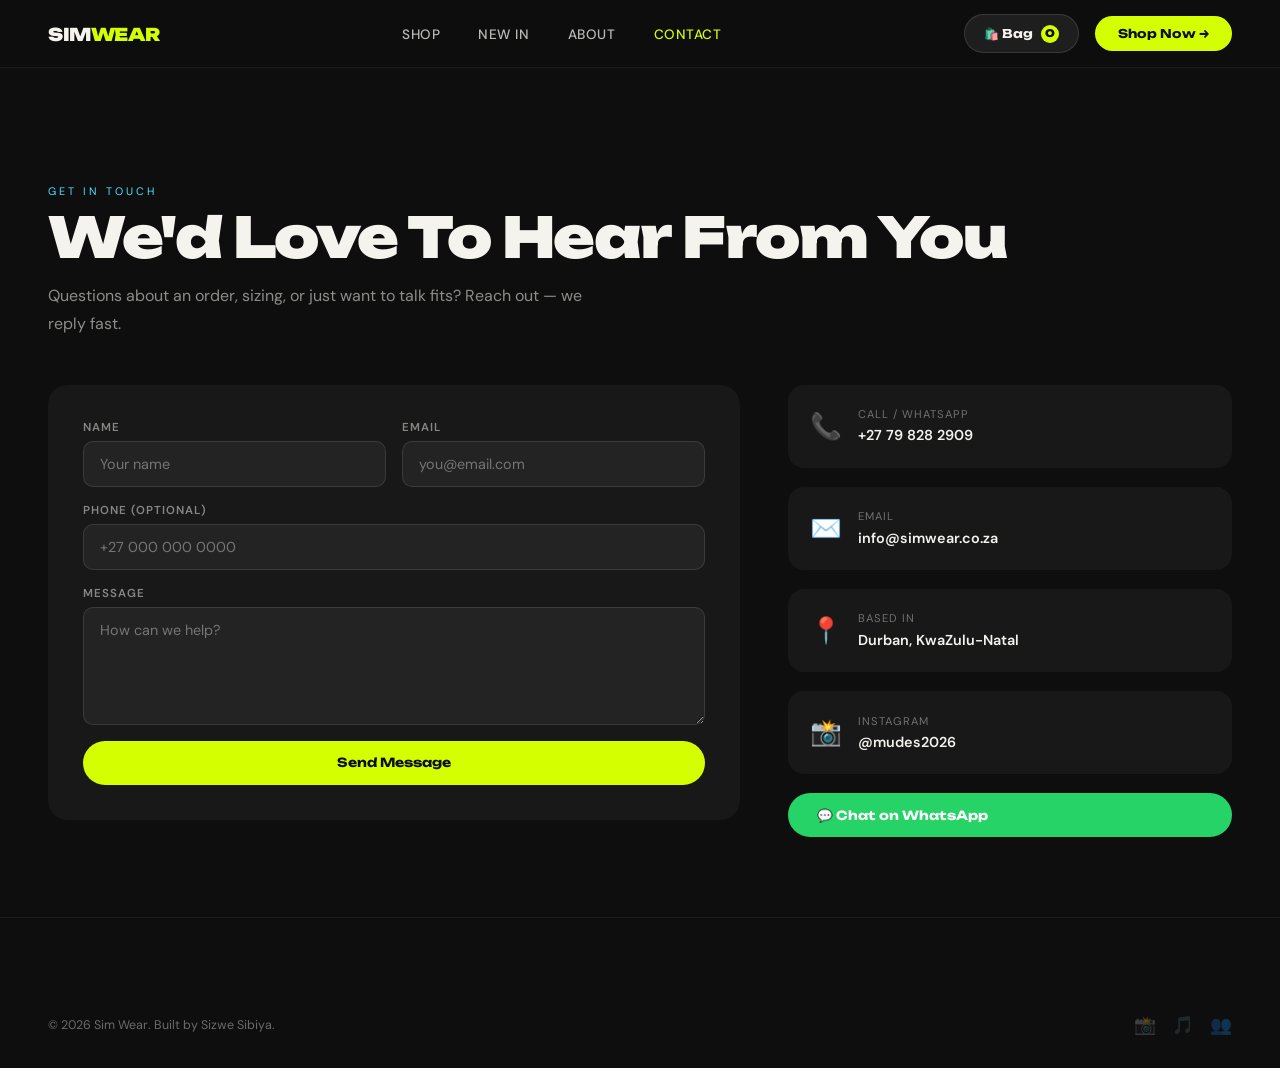
<file: contact.html>
<!DOCTYPE html>
<html lang="en">
<head>
<meta charset="UTF-8" />
<meta name="viewport" content="width=device-width, initial-scale=1.0, maximum-scale=1.0" />
<meta name="theme-color" content="#0E0E0E" />
<title>Contact — Sim Wear</title>
<link href="https://fonts.googleapis.com/css2?family=Unbounded:wght@400;700;900&family=DM+Sans:wght@300;400;500&display=swap" rel="stylesheet" />
<link rel="stylesheet" href="styles.css" />
<style>
  .contact-grid { display: flex; gap: 3rem; padding: 0 3rem 5rem; align-items: flex-start; }
  .contact-form-panel { flex: 1.4; background: var(--card-bg); border-radius: 20px; padding: 2.2rem; }
  .contact-info-panel { flex: 1; display: flex; flex-direction: column; gap: 1.2rem; }
  .info-card { background: var(--card-bg); border-radius: 16px; padding: 1.4rem; display: flex; align-items: center; gap: 1rem; }
  .info-icon { font-size: 1.6rem; }
  .info-label { font-size: 0.7rem; opacity: 0.4; text-transform: uppercase; letter-spacing: 1px; margin-bottom: 0.2rem; }
  .info-value { text-decoration: none; font-weight: 600; font-size: 0.9rem; }
  .whatsapp-cta { display: inline-flex; align-items: center; gap: 0.6rem; background: #25D366; color: #fff; font-family: 'Unbounded', sans-serif; font-size: 0.78rem; font-weight: 700; padding: 0.9rem 1.8rem; border-radius: 100px; text-decoration: none; }
  .cf-success { display: none; text-align: center; padding: 2rem; }
  .cf-success .icon { font-size: 3rem; margin-bottom: 1rem; }
  @media (max-width: 900px) { .contact-grid { flex-direction: column; padding: 0 1.2rem 3rem; } }
</style>
</head>
<body>

<nav>
  <a href="index.html" class="nav-logo"><span class="nav-logo-text">SIM<span class="accent">WEAR</span></span></a>
  <ul class="nav-links">
    <li><a href="shop.html">Shop</a></li>
    <li><a href="shop.html">New In</a></li>
    <li><a href="about.html">About</a></li>
    <li><a href="contact.html" class="active">Contact</a></li>
  </ul>
  <div class="nav-right">
    <button class="cart-btn" onclick="openCart()">🛍️ Bag <span class="cart-count" id="cartCount">0</span></button>
    <a href="shop.html" class="nav-cta">Shop Now →</a>
    <button class="hamburger" id="hamburger" onclick="toggleMobileMenu()"><span></span><span></span><span></span></button>
  </div>
</nav>

<div class="mobile-menu" id="mobileMenu">
  <a href="shop.html">Shop</a><a href="shop.html">New In</a><a href="about.html">About</a><a href="contact.html">Contact</a>
  <div class="mobile-menu-footer">Sim Wear · Dress Different</div>
</div>

<div class="bottom-nav">
  <a href="index.html" class="bottom-nav-item"><span class="bn-icon">🏠</span>Home</a>
  <a href="shop.html" class="bottom-nav-item"><span class="bn-icon">🛍️</span>Shop</a>
  <a href="contact.html" class="bottom-nav-item active"><span class="bn-icon">💬</span>Contact</a>
  <button class="bottom-nav-item" onclick="openCart()" style="border:none;background:none;">
    <span class="bottom-cart-badge"><span class="bn-icon">🛒</span><span class="badge-dot" id="bottomCartBadge">0</span></span>Bag
  </button>
</div>

<div class="cart-overlay" id="cartOverlay" onclick="closeCart()"></div>
<div class="cart-drawer" id="cartDrawer">
  <div class="cart-header">
    <h2>Your Bag 🛍️</h2>
    <div class="cart-header-right"><span class="cart-item-total" id="drawerItemCount">0 items</span><button class="close-btn" onclick="closeCart()">✕</button></div>
  </div>
  <div class="cart-items" id="cartItemsContainer"></div>
  <div class="cart-footer">
    <div class="cart-subtotal"><span>Subtotal</span><span class="total-amount" id="cartTotal">R 0</span></div>
    <p class="cart-shipping-note">🚚 Free delivery on orders over R600</p>
    <a href="checkout.html" class="checkout-btn" id="checkoutBtn">Proceed to Checkout →</a>
    <button class="continue-btn" onclick="closeCart()">← Continue Shopping</button>
  </div>
</div>

<main>
  <div class="page-hero">
    <div class="section-label">Get In Touch</div>
    <h1>We'd Love To Hear From You</h1>
    <p>Questions about an order, sizing, or just want to talk fits? Reach out — we reply fast.</p>
  </div>

  <div class="contact-grid">
    <div class="contact-form-panel">
      <form id="contactForm">
        <div class="form-row">
          <div class="form-group"><label>Name</label><input class="form-input" id="cfName" placeholder="Your name" /></div>
          <div class="form-group"><label>Email</label><input class="form-input" id="cfEmail" type="email" placeholder="you@email.com" /></div>
        </div>
        <div class="form-group"><label>Phone (optional)</label><input class="form-input" id="cfPhone" type="tel" placeholder="+27 000 000 0000" /></div>
        <div class="form-group"><label>Message</label>
          <textarea class="form-input" id="cfMessage" rows="5" placeholder="How can we help?" style="resize:vertical;"></textarea>
        </div>
        <button type="button" class="btn-primary" style="width:100%;" onclick="sendContactForm()">Send Message</button>
      </form>
      <div class="cf-success" id="cfSuccess">
        <div class="icon">📬</div>
        <h3 style="font-family:'Unbounded',sans-serif;margin-bottom:0.5rem;">Message Sent!</h3>
        <p style="opacity:0.5;">Your email app should have opened — we'll get back to you soon.</p>
      </div>
    </div>

    <div class="contact-info-panel">
      <div class="info-card">
        <span class="info-icon">📞</span>
        <div><div class="info-label">Call / WhatsApp</div><a class="info-value" href="tel:+27798282909">+27 79 828 2909</a></div>
      </div>
      <div class="info-card">
        <span class="info-icon">✉️</span>
        <div><div class="info-label">Email</div><a class="info-value" href="mailto:info@simwear.co.za">info@simwear.co.za</a></div>
      </div>
      <div class="info-card">
        <span class="info-icon">📍</span>
        <div><div class="info-label">Based In</div><span class="info-value">Durban, KwaZulu-Natal</span></div>
      </div>
      <div class="info-card">
        <span class="info-icon">📸</span>
        <div><div class="info-label">Instagram</div><a class="info-value" href="https://www.instagram.com/mudes2026" target="_blank">@mudes2026</a></div>
      </div>
      <a href="https://wa.me/qr/FZLHEACFAODGC1" target="_blank" class="whatsapp-cta">💬 Chat on WhatsApp</a>
    </div>
  </div>
</main>

<footer>
  <div class="footer-bottom" style="border-top:none;">
    <span>© 2026 Sim Wear. Built by Sizwe Sibiya.</span>
    <div class="footer-socials">
      <a href="https://www.instagram.com/mudes2026" target="_blank" title="Instagram">📸</a>
      <a href="https://www.tiktok.com/@sizwesibiya7" target="_blank" title="TikTok">🎵</a>
      <a href="https://www.facebook.com/sizwe.sbiya.5439" target="_blank" title="Facebook">👥</a>
    </div>
  </div>
</footer>

<script src="shop.js"></script>
<script>
  function sendContactForm() {
    const name = document.getElementById('cfName').value.trim();
    const email = document.getElementById('cfEmail').value.trim();
    const message = document.getElementById('cfMessage').value.trim();
    if (!name || !email || !message) { alert('Please fill in your name, email and message 😊'); return; }

    const phone = document.getElementById('cfPhone').value || 'Not provided';
    const mailtoLink = `mailto:info@simwear.co.za?subject=Message from ${encodeURIComponent(name)}&body=${encodeURIComponent('Name: ' + name + '\nEmail: ' + email + '\nPhone: ' + phone + '\n\nMessage:\n' + message)}`;
    window.location.href = mailtoLink;

    document.getElementById('contactForm').style.display = 'none';
    document.getElementById('cfSuccess').style.display = 'block';
  }
</script>
</body>
</html>
</file>
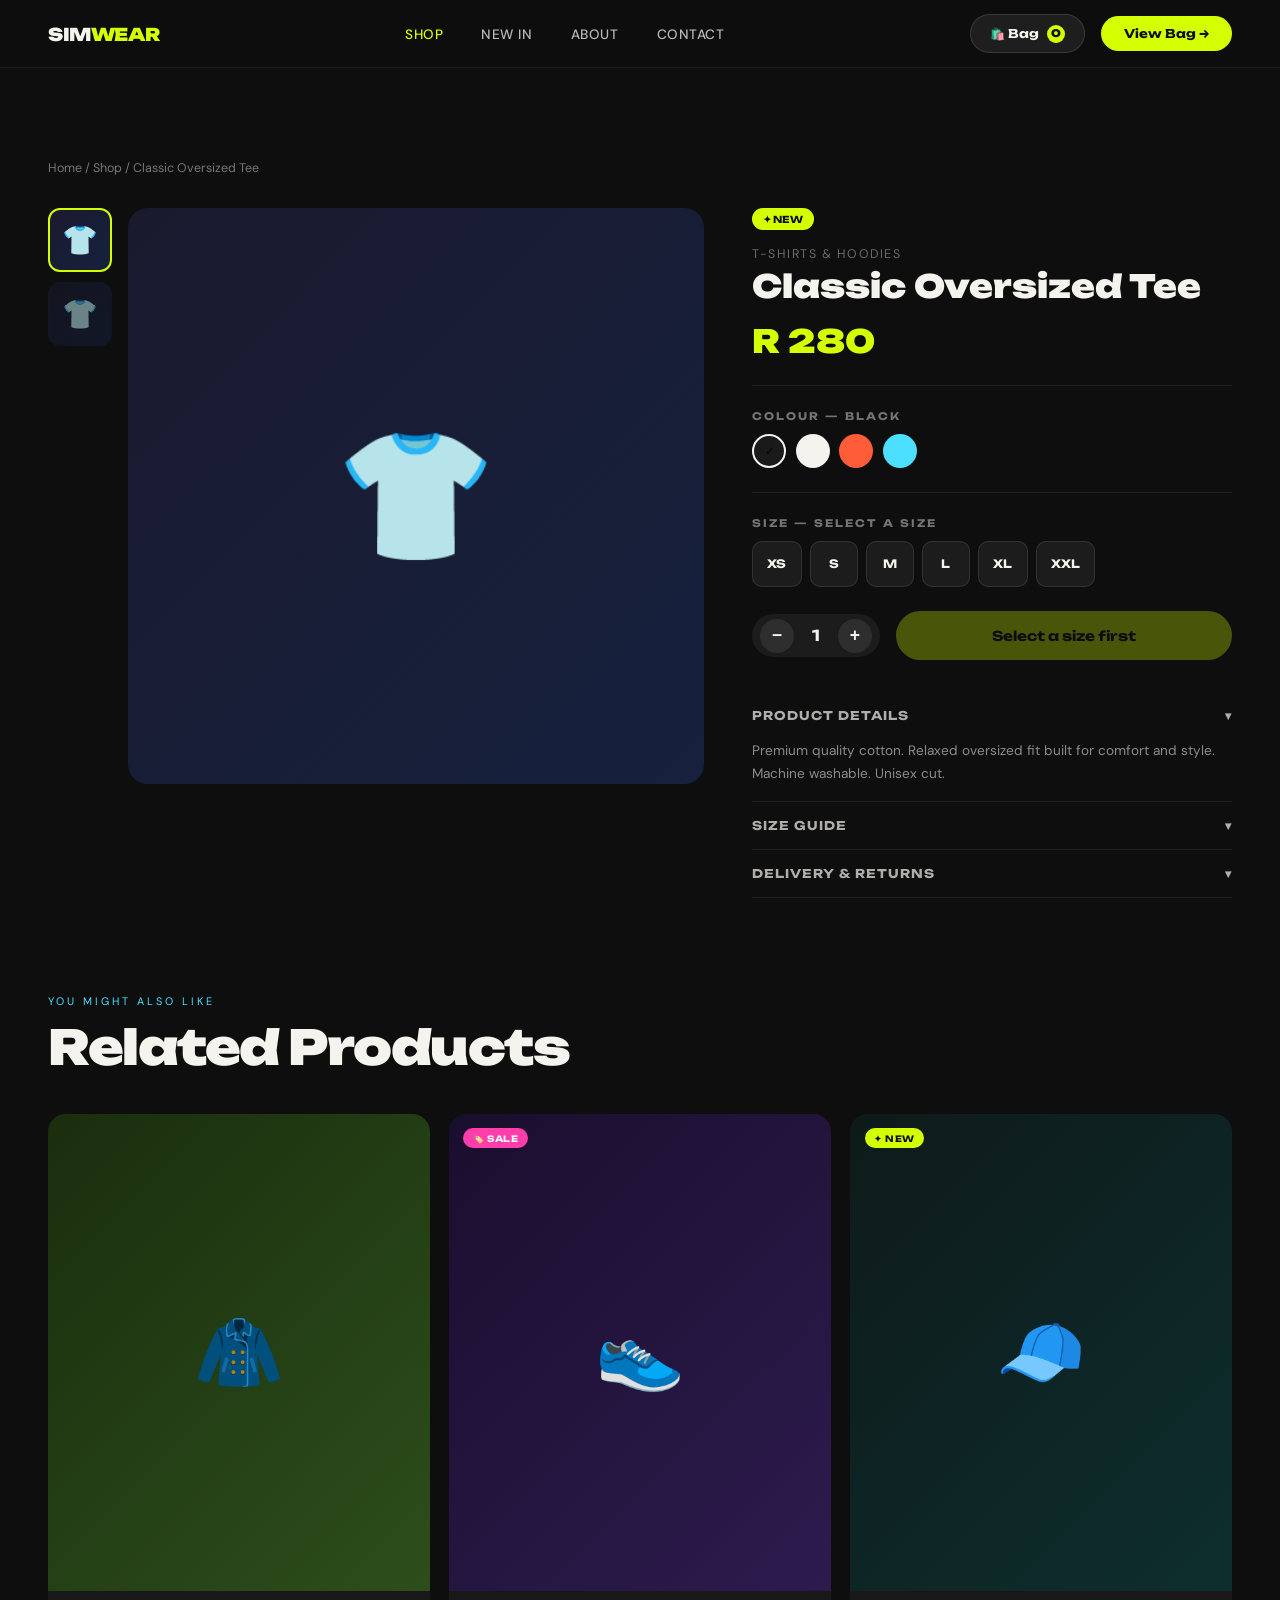
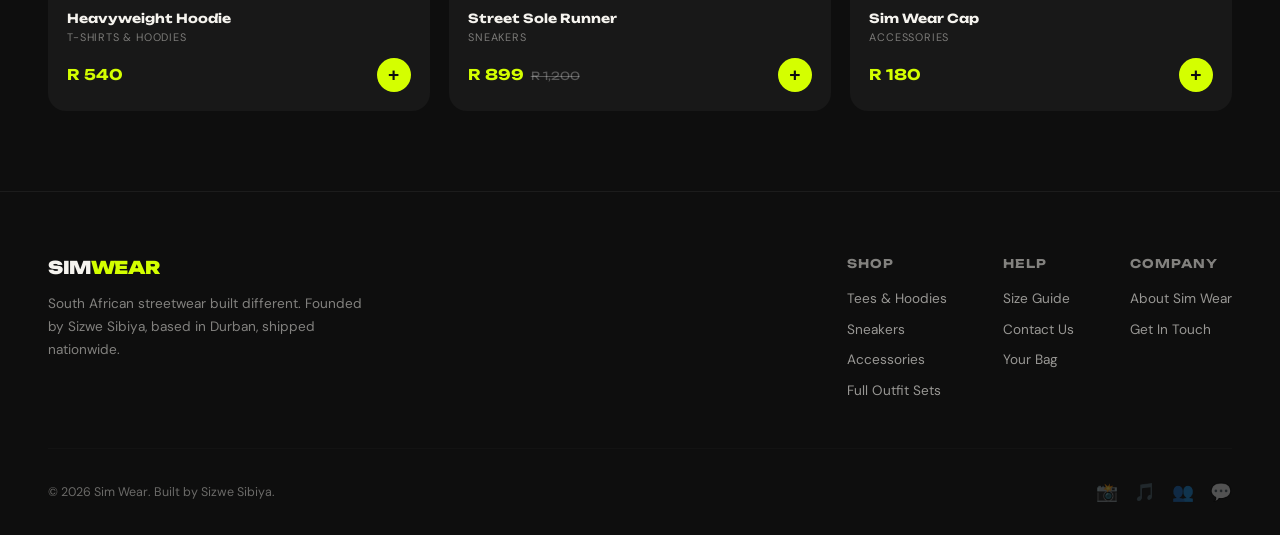
<file: product.html>
<!DOCTYPE html>
<html lang="en">
<head>
<meta charset="UTF-8" />
<meta name="viewport" content="width=device-width, initial-scale=1.0, maximum-scale=1.0" />
<meta name="theme-color" content="#0E0E0E" />
<title id="pageTitle">Product — Sim Wear</title>
<link href="https://fonts.googleapis.com/css2?family=Unbounded:wght@400;700;900&family=DM+Sans:wght@300;400;500&display=swap" rel="stylesheet" />
<link rel="stylesheet" href="styles.css" />
<style>
  .breadcrumb { padding: calc(var(--nav-h) + 1.5rem) 3rem 0; font-size: 0.78rem; opacity: 0.45; }
  .breadcrumb a { text-decoration: none; }
  .breadcrumb a:hover { color: var(--lime); }
  .product-layout { display: flex; gap: 3rem; padding: 2rem 3rem 5rem; align-items: flex-start; }
  .product-media { flex: 1; position: sticky; top: calc(var(--nav-h) + 1.5rem); display: flex; gap: 1rem; }
  .product-thumbs { display: flex; flex-direction: column; gap: 0.6rem; }
  .p-thumb { width: 64px; aspect-ratio: 1; border-radius: 12px; display: flex; align-items: center; justify-content: center; font-size: 1.8rem; cursor: pointer; border: 2px solid transparent; opacity: 0.55; transition: opacity 0.2s, border-color 0.2s; position: relative; overflow: hidden; }
  .p-thumb:hover { opacity: 1; }
  .p-thumb.active { border-color: var(--lime); opacity: 1; }
  .p-thumb img { position: absolute; inset: 0; width: 100%; height: 100%; object-fit: cover; z-index: 1; }
  .product-main-img { flex: 1; aspect-ratio: 1; border-radius: 20px; display: flex; align-items: center; justify-content: center; font-size: 8rem; position: relative; overflow: hidden; }
  .product-main-img img { position: absolute; inset: 0; width: 100%; height: 100%; object-fit: cover; z-index: 1; }
  .product-img-fallback { position: relative; z-index: 0; }
  .product-details { flex: 1; max-width: 480px; }
  .p-badge-row { display: flex; gap: 0.5rem; margin-bottom: 1rem; }
  .p-badge { font-family: 'Unbounded', sans-serif; font-size: 0.6rem; font-weight: 700; padding: 0.3rem 0.7rem; border-radius: 100px; text-transform: uppercase; }
  .p-badge.new { background: var(--lime); color: var(--dark); }
  .p-badge.sale { background: var(--pink); color: #fff; }
  .p-badge.hot { background: var(--coral); color: #fff; }
  .p-type { font-size: 0.78rem; opacity: 0.4; text-transform: uppercase; letter-spacing: 1.5px; margin-bottom: 0.4rem; }
  .p-name { font-family: 'Unbounded', sans-serif; font-size: clamp(1.5rem,3vw,2rem); font-weight: 900; line-height: 1.15; margin-bottom: 1rem; }
  .p-price-row { display: flex; align-items: center; gap: 0.8rem; margin-bottom: 1.5rem; }
  .p-price { font-family: 'Unbounded', sans-serif; font-size: 2rem; font-weight: 900; color: var(--lime); }
  .p-price-old { font-size: 1.1rem; color: rgba(255,255,255,0.3); text-decoration: line-through; }
  .p-save { background: rgba(255,61,171,0.15); color: var(--pink); font-family: 'Unbounded', sans-serif; font-size: 0.65rem; font-weight: 700; padding: 0.3rem 0.7rem; border-radius: 100px; }
  .p-divider { border: none; border-top: 1px solid rgba(255,255,255,0.07); margin: 1.5rem 0; }
  .p-label { font-family: 'Unbounded', sans-serif; font-size: 0.65rem; font-weight: 700; letter-spacing: 2px; text-transform: uppercase; opacity: 0.45; margin-bottom: 0.7rem; }
  .size-grid { display: flex; gap: 0.5rem; flex-wrap: wrap; }
  .size-btn { min-width: 48px; height: 46px; border-radius: 10px; background: rgba(255,255,255,0.06); border: 1.5px solid rgba(255,255,255,0.1); color: var(--off-white); font-family: 'Unbounded', sans-serif; font-size: 0.72rem; font-weight: 700; cursor: pointer; padding: 0 0.9rem; transition: background 0.2s, border-color 0.2s, color 0.2s; }
  .size-btn.selected { background: var(--lime); border-color: var(--lime); color: var(--dark); }
  .colour-row { display: flex; gap: 0.6rem; align-items: center; }
  .colour-swatch { width: 34px; height: 34px; border-radius: 50%; cursor: pointer; border: 2.5px solid transparent; position: relative; transition: transform 0.2s; }
  .colour-swatch:hover { transform: scale(1.12); }
  .colour-swatch.selected { border-color: var(--off-white); }
  .colour-swatch.selected::after { content: '✓'; position: absolute; inset: 0; display: flex; align-items: center; justify-content: center; font-size: 0.7rem; font-weight: 900; color: rgba(0,0,0,0.7); }
  .colour-name { font-size: 0.8rem; opacity: 0.5; margin-left: 0.4rem; }
  .qty-cta-row { display: flex; align-items: center; gap: 1rem; margin-top: 1.5rem; }
  .qty-control { display: flex; align-items: center; gap: 0.5rem; background: rgba(255,255,255,0.06); border-radius: 100px; padding: 0.3rem 0.5rem; }
  .qty-control button { width: 34px; height: 34px; border-radius: 50%; background: rgba(255,255,255,0.08); border: none; color: var(--off-white); font-size: 1.1rem; font-weight: 700; cursor: pointer; }
  .qty-num { font-family: 'Unbounded', sans-serif; font-size: 0.95rem; font-weight: 700; min-width: 28px; text-align: center; }
  .p-add-btn { flex: 1; background: var(--lime); color: var(--dark); font-family: 'Unbounded', sans-serif; font-size: 0.85rem; font-weight: 700; padding: 1rem 1.5rem; border-radius: 100px; border: none; cursor: pointer; transition: transform 0.2s; }
  .p-add-btn:disabled { opacity: 0.3; cursor: not-allowed; }
  .accordion-item { border-bottom: 1px solid rgba(255,255,255,0.07); }
  .accordion-header { width: 100%; background: none; border: none; color: var(--off-white); display: flex; justify-content: space-between; padding: 1rem 0; cursor: pointer; font-family: 'Unbounded', sans-serif; font-size: 0.75rem; font-weight: 700; text-transform: uppercase; letter-spacing: 1px; opacity: 0.7; }
  .accordion-header .arrow { transition: transform 0.3s; }
  .accordion-header.open .arrow { transform: rotate(180deg); }
  .accordion-body { font-size: 0.85rem; line-height: 1.7; opacity: 0.55; max-height: 0; overflow: hidden; transition: max-height 0.35s ease, padding 0.3s; }
  .accordion-body.open { max-height: 300px; padding-bottom: 1rem; }
  .related-section { padding: 1rem 3rem 5rem; }
  @media (max-width: 900px) {
    .breadcrumb, .product-layout, .related-section { padding-left: 1.2rem; padding-right: 1.2rem; }
    .product-layout { flex-direction: column; gap: 1.5rem; }
    .product-media { position: static; flex-direction: row-reverse; }
    .product-main-img { font-size: 5rem; }
    .p-thumb { width: 52px; }
    .product-details { max-width: 100%; }
  }
</style>
</head>
<body>

<nav>
  <a href="index.html" class="nav-logo"><span class="nav-logo-text">SIM<span class="accent">WEAR</span></span></a>
  <ul class="nav-links">
    <li><a href="shop.html" class="active">Shop</a></li>
    <li><a href="shop.html">New In</a></li>
    <li><a href="about.html">About</a></li>
    <li><a href="contact.html">Contact</a></li>
  </ul>
  <div class="nav-right">
    <button class="cart-btn" onclick="openCart()">🛍️ Bag <span class="cart-count" id="cartCount">0</span></button>
    <a href="cart.html" class="nav-cta">View Bag →</a>
    <button class="hamburger" id="hamburger" onclick="toggleMobileMenu()"><span></span><span></span><span></span></button>
  </div>
</nav>

<div class="mobile-menu" id="mobileMenu">
  <a href="shop.html">Shop</a>
  <a href="shop.html">New In</a>
  <a href="about.html">About</a>
  <a href="contact.html">Contact</a>
  <div class="mobile-menu-footer">Sim Wear · Dress Different</div>
</div>

<div class="bottom-nav">
  <a href="index.html" class="bottom-nav-item"><span class="bn-icon">🏠</span>Home</a>
  <a href="shop.html" class="bottom-nav-item active"><span class="bn-icon">🛍️</span>Shop</a>
  <a href="contact.html" class="bottom-nav-item"><span class="bn-icon">💬</span>Contact</a>
  <button class="bottom-nav-item" onclick="openCart()" style="border:none;background:none;">
    <span class="bottom-cart-badge"><span class="bn-icon">🛒</span><span class="badge-dot" id="bottomCartBadge">0</span></span>Bag
  </button>
</div>

<div class="cart-overlay" id="cartOverlay" onclick="closeCart()"></div>
<div class="cart-drawer" id="cartDrawer">
  <div class="cart-header">
    <h2>Your Bag 🛍️</h2>
    <div class="cart-header-right">
      <span class="cart-item-total" id="drawerItemCount">0 items</span>
      <button class="close-btn" onclick="closeCart()">✕</button>
    </div>
  </div>
  <div class="cart-items" id="cartItemsContainer"></div>
  <div class="cart-footer">
    <div class="cart-subtotal"><span>Subtotal</span><span class="total-amount" id="cartTotal">R 0</span></div>
    <p class="cart-shipping-note">🚚 Free delivery on orders over R600</p>
    <a href="checkout.html" class="checkout-btn" id="checkoutBtn">Proceed to Checkout →</a>
    <button class="continue-btn" onclick="closeCart()">← Continue Shopping</button>
  </div>
</div>

<main id="productMain">
  <div class="breadcrumb"><a href="index.html">Home</a> / <a href="shop.html">Shop</a> / <span id="breadcrumbName">Product</span></div>
  <div class="product-layout" id="productLayout"><!-- injected --></div>
  <div class="related-section">
    <div class="section-label">You Might Also Like</div>
    <h2 class="section-title">Related Products</h2>
    <div class="products-grid" id="relatedGrid"></div>
  </div>
</main>

<footer>
  <div class="footer-top">
    <div class="footer-brand">
      <span class="nav-logo-text">SIM<span class="accent">WEAR</span></span>
      <p>South African streetwear built different. Founded by Sizwe Sibiya, based in Durban, shipped nationwide.</p>
    </div>
    <div class="footer-cols">
      <div class="footer-col"><h4>Shop</h4><ul>
        <li><a href="shop.html?cat=tees">Tees & Hoodies</a></li>
        <li><a href="shop.html?cat=sneakers">Sneakers</a></li>
        <li><a href="shop.html?cat=accessories">Accessories</a></li>
        <li><a href="shop.html?cat=outfits">Full Outfit Sets</a></li>
      </ul></div>
      <div class="footer-col"><h4>Help</h4><ul>
        <li><a href="sizeguide.html">Size Guide</a></li>
        <li><a href="contact.html">Contact Us</a></li>
        <li><a href="cart.html">Your Bag</a></li>
      </ul></div>
      <div class="footer-col"><h4>Company</h4><ul>
        <li><a href="about.html">About Sim Wear</a></li>
        <li><a href="contact.html">Get In Touch</a></li>
      </ul></div>
    </div>
  </div>
  <div class="footer-bottom">
    <span>© 2026 Sim Wear. Built by Sizwe Sibiya.</span>
    <div class="footer-socials">
      <a href="https://www.instagram.com/mudes2026" target="_blank" title="Instagram">📸</a>
      <a href="https://www.tiktok.com/@sizwesibiya7" target="_blank" title="TikTok">🎵</a>
      <a href="https://www.facebook.com/sizwe.sbiya.5439" target="_blank" title="Facebook">👥</a>
      <a href="https://wa.me/qr/FZLHEACFAODGC1" target="_blank" title="WhatsApp">💬</a>
    </div>
  </div>
</footer>

<script src="shop.js"></script>
<script>
  const productId = new URLSearchParams(location.search).get('id') || PRODUCTS[0].id;
  const product = findProduct(productId) || PRODUCTS[0];
  let selectedSize = product.sizes.length === 1 ? product.sizes[0] : null;
  let selectedColour = product.colours[0];
  let qty = 1;

  document.getElementById('pageTitle').textContent = `${product.name} — Sim Wear`;
  document.getElementById('breadcrumbName').textContent = product.name;

  function renderProductLayout() {
    document.getElementById('productLayout').innerHTML = `
      <div class="product-media">
        <div class="product-thumbs">
          <div class="p-thumb ${product.bg} active" onclick="setMainImg('${product.img}', this)"><span class="product-img-fallback">${product.emoji}</span>${product.img ? `<img src="${product.img}" alt="${product.name}" onerror="this.remove()" />` : ''}</div>
          ${product.imgAlt ? `<div class="p-thumb ${product.bg}" onclick="setMainImg('${product.imgAlt}', this)"><span class="product-img-fallback">${product.emoji}</span><img src="${product.imgAlt}" alt="${product.name}" onerror="this.remove()" /></div>` : ''}
        </div>
        <div class="product-main-img ${product.bg}" id="mainImgWrap">
          <span class="product-img-fallback">${product.emoji}</span>
          ${product.img ? `<img src="${product.img}" alt="${product.name}" id="mainImg" onerror="this.remove()" />` : ''}
        </div>
      </div>
      <div class="product-details">
        <div class="p-badge-row">
          ${product.badge ? `<span class="p-badge ${product.badge}">${product.badge === 'hot' ? '🔥 Hot' : product.badge === 'new' ? '✦ New' : '🏷️ Sale'}</span>` : ''}
        </div>
        <div class="p-type">${product.type}</div>
        <h1 class="p-name">${product.name}</h1>
        <div class="p-price-row">
          <span class="p-price">${zar(product.price)}</span>
          ${product.oldPrice ? `<span class="p-price-old">${zar(product.oldPrice)}</span><span class="p-save">Save ${Math.round((1 - product.price / product.oldPrice) * 100)}%</span>` : ''}
        </div>
        <hr class="p-divider" />
        <div class="p-label">Colour — <span id="colourNameLabel" style="opacity:1;color:var(--off-white);">${COLOUR_NAMES[selectedColour] || 'Custom'}</span></div>
        <div class="colour-row" id="colourRow">
          ${product.colours.map((c, i) => `<div class="colour-swatch ${i===0?'selected':''}" style="background:${c}" onclick="selectColour(this,'${c}')"></div>`).join('')}
        </div>
        <hr class="p-divider" />
        <div class="p-label">Size — <span id="sizeNameLabel" style="opacity:1;color:var(--off-white);">${selectedSize || 'Select a size'}</span></div>
        <div class="size-grid" id="sizeGrid">
          ${product.sizes.map(s => `<button class="size-btn ${s===selectedSize?'selected':''}" onclick="selectSize(this,'${s}')">${s}</button>`).join('')}
        </div>
        <div class="qty-cta-row">
          <div class="qty-control">
            <button onclick="changeQtySel(-1)">−</button>
            <span class="qty-num" id="qtyNum">1</span>
            <button onclick="changeQtySel(1)">+</button>
          </div>
          <button class="p-add-btn" id="addBtn" onclick="addThisToCart()">Add to Bag 🛍️</button>
        </div>
        <div class="modal-accordion" style="margin-top:2rem;">
          <div class="accordion-item">
            <button class="accordion-header" onclick="toggleAcc(this)">Product Details <span class="arrow">▾</span></button>
            <div class="accordion-body open">${product.desc}</div>
          </div>
          <div class="accordion-item">
            <button class="accordion-header" onclick="toggleAcc(this)">Size Guide <span class="arrow">▾</span></button>
            <div class="accordion-body">See the full <a href="sizeguide.html?type=${product.category === 'sneakers' ? 'sneakers' : product.category === 'outfits' ? 'outfits' : product.category === 'accessories' ? 'accessories' : 'tees'}" style="color:var(--lime);">Sim Wear size guide</a> for detailed measurements and how to measure yourself at home.</div>
          </div>
          <div class="accordion-item">
            <button class="accordion-header" onclick="toggleAcc(this)">Delivery & Returns <span class="arrow">▾</span></button>
            <div class="accordion-body">Free delivery on orders over R600. Standard delivery 2–5 working days. Free returns within 14 days of receiving your order.</div>
          </div>
        </div>
      </div>
    `;
    updateAddBtn();
  }

  function setMainImg(src, thumbEl) {
    document.querySelectorAll('.p-thumb').forEach(t => t.classList.remove('active'));
    thumbEl.classList.add('active');
    const wrap = document.getElementById('mainImgWrap');
    let img = document.getElementById('mainImg');
    if (!img) {
      img = document.createElement('img');
      img.id = 'mainImg';
      wrap.appendChild(img);
    }
    img.src = src;
  }

  function selectColour(el, colour) {
    document.querySelectorAll('.colour-swatch').forEach(s => s.classList.remove('selected'));
    el.classList.add('selected');
    selectedColour = colour;
    document.getElementById('colourNameLabel').textContent = COLOUR_NAMES[colour] || 'Custom';
  }
  function selectSize(el, size) {
    document.querySelectorAll('.size-btn').forEach(b => b.classList.remove('selected'));
    el.classList.add('selected');
    selectedSize = size;
    document.getElementById('sizeNameLabel').textContent = size;
    updateAddBtn();
  }
  function changeQtySel(delta) {
    qty = Math.max(1, Math.min(10, qty + delta));
    document.getElementById('qtyNum').textContent = qty;
  }
  function updateAddBtn() {
    const btn = document.getElementById('addBtn');
    const needsSize = product.sizes.length > 1;
    btn.disabled = needsSize && !selectedSize;
    btn.textContent = needsSize && !selectedSize ? 'Select a size first' : 'Add to Bag 🛍️';
  }
  function addThisToCart() {
    addToCart(product.id, { size: selectedSize, colour: selectedColour, qty });
    const btn = document.getElementById('addBtn');
    btn.textContent = '✓ Added!';
    btn.style.background = 'var(--coral)';
    openCart();
    setTimeout(() => { btn.textContent = 'Add to Bag 🛍️'; btn.style.background = ''; }, 1200);
  }
  function toggleAcc(header) {
    const body = header.nextElementSibling;
    const isOpen = body.classList.contains('open');
    document.querySelectorAll('.accordion-body').forEach(b => b.classList.remove('open'));
    document.querySelectorAll('.accordion-header').forEach(h => h.classList.remove('open'));
    if (!isOpen) { body.classList.add('open'); header.classList.add('open'); }
  }

  renderProductLayout();

  const related = PRODUCTS.filter(p => p.category === product.category && p.id !== product.id).slice(0, 3);
  const fill = related.length < 3 ? PRODUCTS.filter(p => p.id !== product.id && !related.includes(p)).slice(0, 3 - related.length) : [];
  renderProductCards(document.getElementById('relatedGrid'), [...related, ...fill]);
</script>
</body>
</html>
</file>
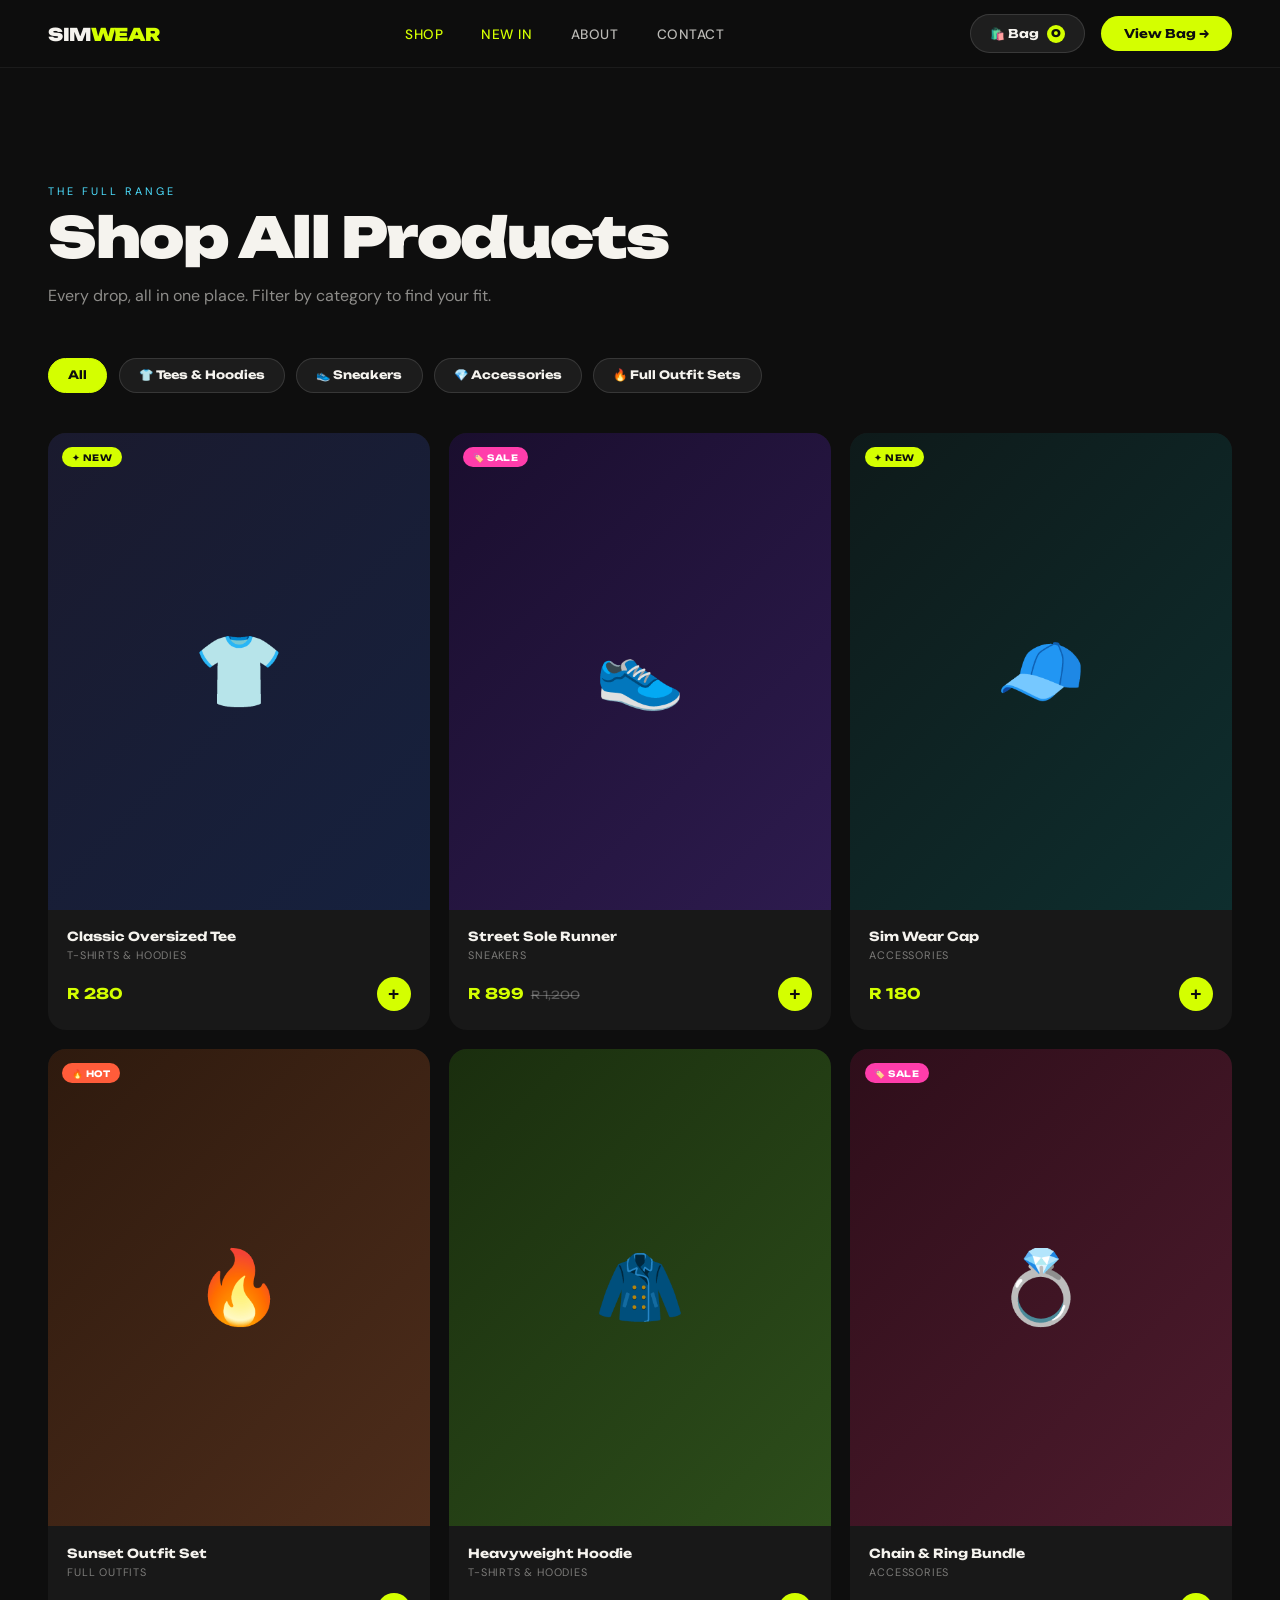
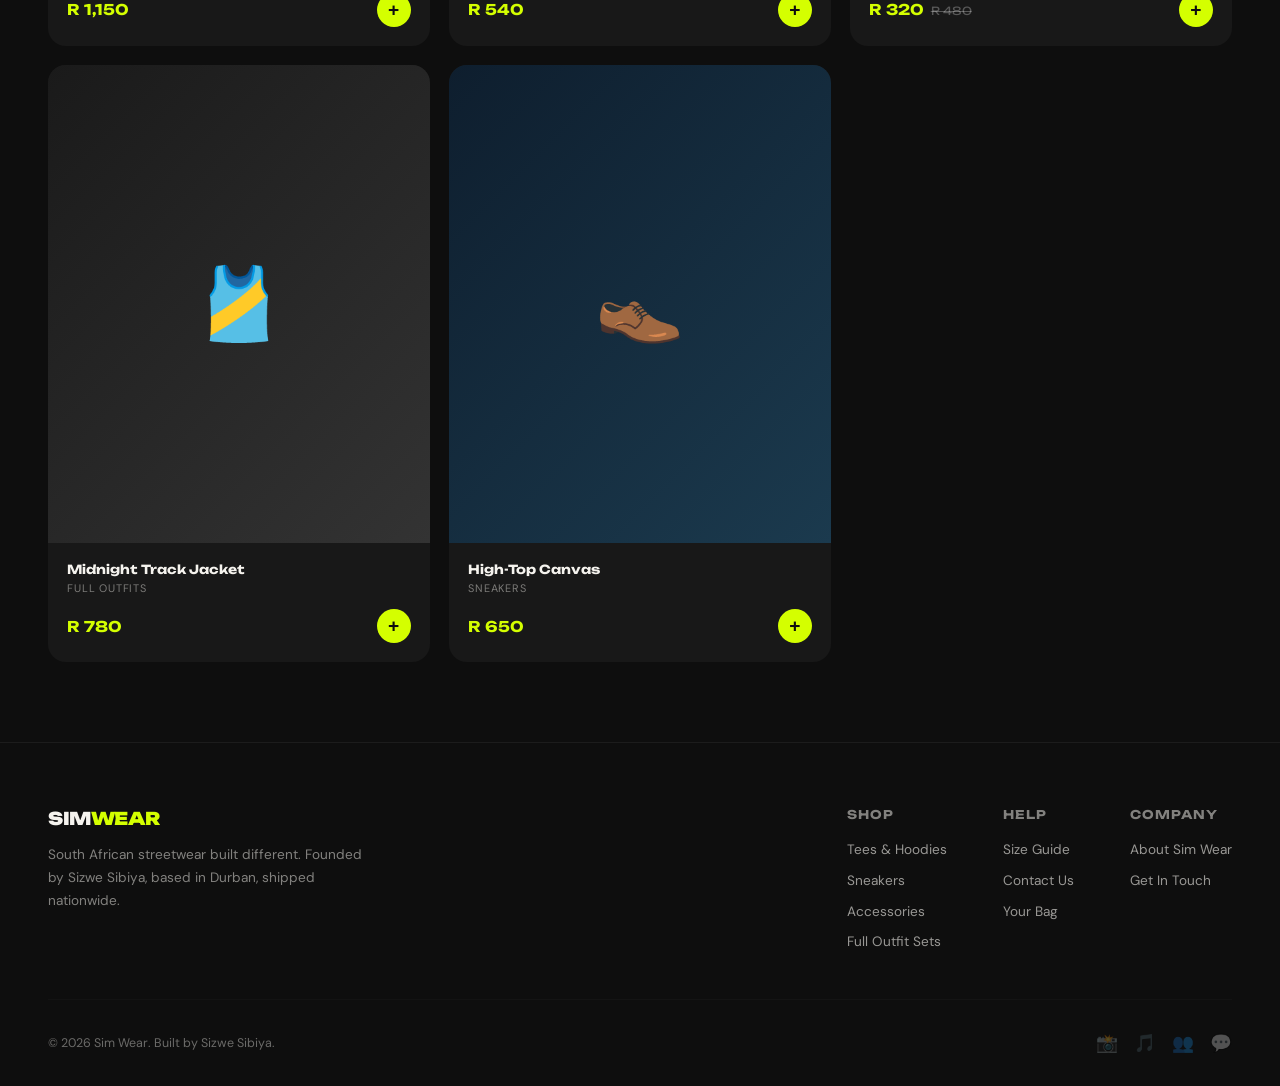
<file: shop.html>
<!DOCTYPE html>
<html lang="en">
<head>
<meta charset="UTF-8" />
<meta name="viewport" content="width=device-width, initial-scale=1.0, maximum-scale=1.0" />
<meta name="theme-color" content="#0E0E0E" />
<title>Shop — Sim Wear</title>
<link href="https://fonts.googleapis.com/css2?family=Unbounded:wght@400;700;900&family=DM+Sans:wght@300;400;500&display=swap" rel="stylesheet" />
<link rel="stylesheet" href="styles.css" />
<style>
  .filter-row { display: flex; gap: 0.7rem; flex-wrap: wrap; margin-bottom: 2.5rem; }
  .filter-chip {
    background: rgba(255,255,255,0.06); border: 1.5px solid rgba(255,255,255,0.12);
    color: var(--off-white); font-family: 'Unbounded', sans-serif; font-size: 0.72rem; font-weight: 700;
    padding: 0.6rem 1.2rem; border-radius: 100px; cursor: pointer; transition: background 0.2s, border-color 0.2s, color 0.2s;
  }
  .filter-chip:hover { border-color: var(--lime); }
  .filter-chip.active { background: var(--lime); border-color: var(--lime); color: var(--dark); }
</style>
</head>
<body>

<nav>
  <a href="index.html" class="nav-logo"><span class="nav-logo-text">SIM<span class="accent">WEAR</span></span></a>
  <ul class="nav-links">
    <li><a href="shop.html" class="active">Shop</a></li>
    <li><a href="shop.html">New In</a></li>
    <li><a href="about.html">About</a></li>
    <li><a href="contact.html">Contact</a></li>
  </ul>
  <div class="nav-right">
    <button class="cart-btn" onclick="openCart()">🛍️ Bag <span class="cart-count" id="cartCount">0</span></button>
    <a href="cart.html" class="nav-cta">View Bag →</a>
    <button class="hamburger" id="hamburger" onclick="toggleMobileMenu()"><span></span><span></span><span></span></button>
  </div>
</nav>

<div class="mobile-menu" id="mobileMenu">
  <a href="shop.html">Shop</a>
  <a href="shop.html">New In</a>
  <a href="about.html">About</a>
  <a href="contact.html">Contact</a>
  <div class="mobile-menu-footer">Sim Wear · Dress Different</div>
</div>

<div class="bottom-nav">
  <a href="index.html" class="bottom-nav-item"><span class="bn-icon">🏠</span>Home</a>
  <a href="shop.html" class="bottom-nav-item active"><span class="bn-icon">🛍️</span>Shop</a>
  <a href="contact.html" class="bottom-nav-item"><span class="bn-icon">💬</span>Contact</a>
  <button class="bottom-nav-item" onclick="openCart()" style="border:none;background:none;">
    <span class="bottom-cart-badge"><span class="bn-icon">🛒</span><span class="badge-dot" id="bottomCartBadge">0</span></span>Bag
  </button>
</div>

<div class="cart-overlay" id="cartOverlay" onclick="closeCart()"></div>
<div class="cart-drawer" id="cartDrawer">
  <div class="cart-header">
    <h2>Your Bag 🛍️</h2>
    <div class="cart-header-right">
      <span class="cart-item-total" id="drawerItemCount">0 items</span>
      <button class="close-btn" onclick="closeCart()">✕</button>
    </div>
  </div>
  <div class="cart-items" id="cartItemsContainer"></div>
  <div class="cart-footer">
    <div class="cart-subtotal"><span>Subtotal</span><span class="total-amount" id="cartTotal">R 0</span></div>
    <p class="cart-shipping-note">🚚 Free delivery on orders over R600</p>
    <a href="checkout.html" class="checkout-btn" id="checkoutBtn">Proceed to Checkout →</a>
    <button class="continue-btn" onclick="closeCart()">← Continue Shopping</button>
  </div>
</div>

<main>
  <div class="page-hero">
    <div class="section-label">The Full Range</div>
    <h1>Shop All Products</h1>
    <p>Every drop, all in one place. Filter by category to find your fit.</p>
  </div>

  <section style="padding-top:0;">
    <div class="filter-row" id="filterRow"></div>
    <div class="products-grid" id="shopGrid"></div>
  </section>
</main>

<footer>
  <div class="footer-top">
    <div class="footer-brand">
      <span class="nav-logo-text">SIM<span class="accent">WEAR</span></span>
      <p>South African streetwear built different. Founded by Sizwe Sibiya, based in Durban, shipped nationwide.</p>
    </div>
    <div class="footer-cols">
      <div class="footer-col"><h4>Shop</h4><ul>
        <li><a href="shop.html?cat=tees">Tees & Hoodies</a></li>
        <li><a href="shop.html?cat=sneakers">Sneakers</a></li>
        <li><a href="shop.html?cat=accessories">Accessories</a></li>
        <li><a href="shop.html?cat=outfits">Full Outfit Sets</a></li>
      </ul></div>
      <div class="footer-col"><h4>Help</h4><ul>
        <li><a href="sizeguide.html">Size Guide</a></li>
        <li><a href="contact.html">Contact Us</a></li>
        <li><a href="cart.html">Your Bag</a></li>
      </ul></div>
      <div class="footer-col"><h4>Company</h4><ul>
        <li><a href="about.html">About Sim Wear</a></li>
        <li><a href="contact.html">Get In Touch</a></li>
      </ul></div>
    </div>
  </div>
  <div class="footer-bottom">
    <span>© 2026 Sim Wear. Built by Sizwe Sibiya.</span>
    <div class="footer-socials">
      <a href="https://www.instagram.com/mudes2026" target="_blank" title="Instagram">📸</a>
      <a href="https://www.tiktok.com/@sizwesibiya7" target="_blank" title="TikTok">🎵</a>
      <a href="https://www.facebook.com/sizwe.sbiya.5439" target="_blank" title="Facebook">👥</a>
      <a href="https://wa.me/qr/FZLHEACFAODGC1" target="_blank" title="WhatsApp">💬</a>
    </div>
  </div>
</footer>

<script src="shop.js"></script>
<script>
  const params = new URLSearchParams(location.search);
  let activeFilter = params.get('cat') || 'all';

  function renderFilters() {
    const all = [{ key: 'all', name: 'All' }, ...CATEGORIES];
    document.getElementById('filterRow').innerHTML = all.map(c => `
      <button class="filter-chip ${activeFilter === c.key ? 'active' : ''}" onclick="setFilter('${c.key}')">${c.emoji || ''} ${c.name}</button>
    `).join('');
  }

  function renderShopGrid() {
    const list = activeFilter === 'all' ? PRODUCTS : PRODUCTS.filter(p => p.category === activeFilter);
    const grid = document.getElementById('shopGrid');
    if (list.length === 0) {
      grid.innerHTML = `<div class="empty-state" style="grid-column:1/-1;"><div class="icon">🔍</div><h3>No products found</h3><p>Try a different category.</p></div>`;
      return;
    }
    renderProductCards(grid, list);
  }

  function setFilter(key) {
    activeFilter = key;
    const url = new URL(location);
    if (key === 'all') url.searchParams.delete('cat'); else url.searchParams.set('cat', key);
    history.replaceState(null, '', url);
    renderFilters();
    renderShopGrid();
  }

  renderFilters();
  renderShopGrid();
</script>
</body>
</html>
</file>
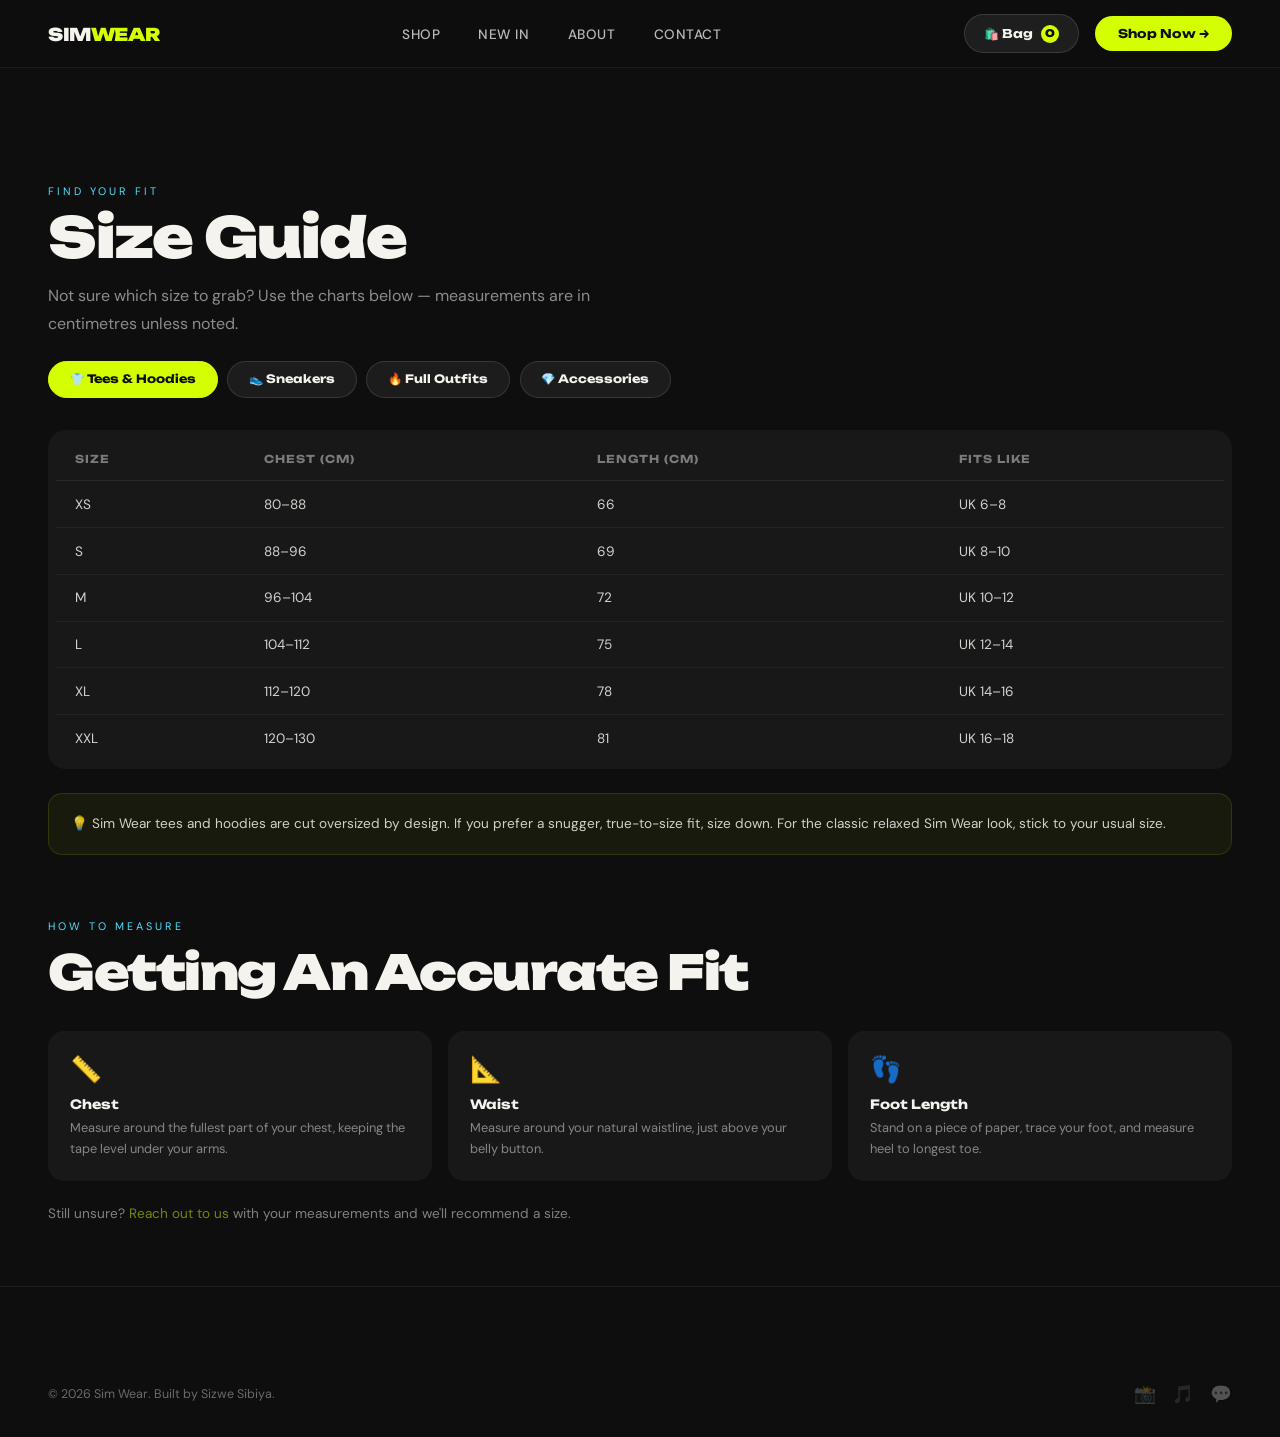
<file: sizeguide.html>
<!DOCTYPE html>
<html lang="en">
<head>
<meta charset="UTF-8" />
<meta name="viewport" content="width=device-width, initial-scale=1.0, maximum-scale=1.0" />
<meta name="theme-color" content="#0E0E0E" />
<title>Size Guide — Sim Wear</title>
<link href="https://fonts.googleapis.com/css2?family=Unbounded:wght@400;700;900&family=DM+Sans:wght@300;400;500&display=swap" rel="stylesheet" />
<link rel="stylesheet" href="styles.css" />
<style>
  .sg-tabs { display: flex; gap: 0.6rem; flex-wrap: wrap; padding: 0 3rem; margin-bottom: 2rem; }
  .sg-tab { background: rgba(255,255,255,0.06); border: 1.5px solid rgba(255,255,255,0.12); color: var(--off-white); font-family: 'Unbounded', sans-serif; font-size: 0.72rem; font-weight: 700; padding: 0.65rem 1.3rem; border-radius: 100px; cursor: pointer; transition: background 0.2s, color 0.2s; }
  .sg-tab.active { background: var(--lime); border-color: var(--lime); color: var(--dark); }
  .sg-panel { display: none; padding: 0 3rem 4rem; }
  .sg-panel.active { display: block; }
  .sg-table-wrap { overflow-x: auto; background: var(--card-bg); border-radius: 18px; padding: 0.5rem; }
  table.sg-table { width: 100%; border-collapse: collapse; min-width: 480px; }
  table.sg-table th, table.sg-table td { padding: 0.9rem 1.2rem; text-align: left; font-size: 0.85rem; }
  table.sg-table th { font-family: 'Unbounded', sans-serif; font-size: 0.68rem; text-transform: uppercase; letter-spacing: 1px; opacity: 0.45; border-bottom: 1px solid rgba(255,255,255,0.08); }
  table.sg-table td { border-bottom: 1px solid rgba(255,255,255,0.05); opacity: 0.85; }
  table.sg-table tr:last-child td { border-bottom: none; }
  .sg-tip { background: rgba(212,255,0,0.06); border: 1px solid rgba(212,255,0,0.15); border-radius: 14px; padding: 1.2rem 1.4rem; margin-top: 1.5rem; font-size: 0.85rem; opacity: 0.85; line-height: 1.6; }
  .sg-howto { display: flex; gap: 1rem; margin-top: 2rem; flex-wrap: wrap; }
  .sg-howto-card { flex: 1; min-width: 220px; background: var(--card-bg); border-radius: 16px; padding: 1.4rem; }
  .sg-howto-card .icon { font-size: 1.6rem; margin-bottom: 0.6rem; }
  .sg-howto-card h4 { font-family: 'Unbounded', sans-serif; font-size: 0.8rem; margin-bottom: 0.4rem; }
  .sg-howto-card p { font-size: 0.8rem; opacity: 0.5; line-height: 1.6; }
  @media (max-width: 768px) { .sg-tabs, .sg-panel { padding-left: 1.2rem; padding-right: 1.2rem; } }
</style>
</head>
<body>

<nav>
  <a href="index.html" class="nav-logo"><span class="nav-logo-text">SIM<span class="accent">WEAR</span></span></a>
  <ul class="nav-links">
    <li><a href="shop.html">Shop</a></li>
    <li><a href="shop.html">New In</a></li>
    <li><a href="about.html">About</a></li>
    <li><a href="contact.html">Contact</a></li>
  </ul>
  <div class="nav-right">
    <button class="cart-btn" onclick="openCart()">🛍️ Bag <span class="cart-count" id="cartCount">0</span></button>
    <a href="shop.html" class="nav-cta">Shop Now →</a>
    <button class="hamburger" id="hamburger" onclick="toggleMobileMenu()"><span></span><span></span><span></span></button>
  </div>
</nav>

<div class="mobile-menu" id="mobileMenu">
  <a href="shop.html">Shop</a><a href="shop.html">New In</a><a href="about.html">About</a><a href="contact.html">Contact</a>
  <div class="mobile-menu-footer">Sim Wear · Dress Different</div>
</div>

<div class="bottom-nav">
  <a href="index.html" class="bottom-nav-item"><span class="bn-icon">🏠</span>Home</a>
  <a href="shop.html" class="bottom-nav-item"><span class="bn-icon">🛍️</span>Shop</a>
  <a href="contact.html" class="bottom-nav-item"><span class="bn-icon">💬</span>Contact</a>
  <button class="bottom-nav-item" onclick="openCart()" style="border:none;background:none;">
    <span class="bottom-cart-badge"><span class="bn-icon">🛒</span><span class="badge-dot" id="bottomCartBadge">0</span></span>Bag
  </button>
</div>

<div class="cart-overlay" id="cartOverlay" onclick="closeCart()"></div>
<div class="cart-drawer" id="cartDrawer">
  <div class="cart-header">
    <h2>Your Bag 🛍️</h2>
    <div class="cart-header-right"><span class="cart-item-total" id="drawerItemCount">0 items</span><button class="close-btn" onclick="closeCart()">✕</button></div>
  </div>
  <div class="cart-items" id="cartItemsContainer"></div>
  <div class="cart-footer">
    <div class="cart-subtotal"><span>Subtotal</span><span class="total-amount" id="cartTotal">R 0</span></div>
    <p class="cart-shipping-note">🚚 Free delivery on orders over R600</p>
    <a href="checkout.html" class="checkout-btn" id="checkoutBtn">Proceed to Checkout →</a>
    <button class="continue-btn" onclick="closeCart()">← Continue Shopping</button>
  </div>
</div>

<main>
  <div class="page-hero" style="padding-bottom:1.5rem;">
    <div class="section-label">Find Your Fit</div>
    <h1>Size Guide</h1>
    <p>Not sure which size to grab? Use the charts below — measurements are in centimetres unless noted.</p>
  </div>

  <div class="sg-tabs" id="sgTabs"></div>

  <div class="sg-panel active" id="sg-tees">
    <div class="sg-table-wrap">
      <table class="sg-table">
        <thead><tr><th>Size</th><th>Chest (cm)</th><th>Length (cm)</th><th>Fits Like</th></tr></thead>
        <tbody>
          <tr><td>XS</td><td>80–88</td><td>66</td><td>UK 6–8</td></tr>
          <tr><td>S</td><td>88–96</td><td>69</td><td>UK 8–10</td></tr>
          <tr><td>M</td><td>96–104</td><td>72</td><td>UK 10–12</td></tr>
          <tr><td>L</td><td>104–112</td><td>75</td><td>UK 12–14</td></tr>
          <tr><td>XL</td><td>112–120</td><td>78</td><td>UK 14–16</td></tr>
          <tr><td>XXL</td><td>120–130</td><td>81</td><td>UK 16–18</td></tr>
        </tbody>
      </table>
    </div>
    <div class="sg-tip">💡 Sim Wear tees and hoodies are cut oversized by design. If you prefer a snugger, true-to-size fit, size down. For the classic relaxed Sim Wear look, stick to your usual size.</div>
  </div>

  <div class="sg-panel" id="sg-sneakers">
    <div class="sg-table-wrap">
      <table class="sg-table">
        <thead><tr><th>UK</th><th>EU</th><th>US (Men's)</th><th>Foot Length (cm)</th></tr></thead>
        <tbody>
          <tr><td>UK 6</td><td>EU 39</td><td>US 7</td><td>24.5</td></tr>
          <tr><td>UK 7</td><td>EU 40</td><td>US 8</td><td>25.5</td></tr>
          <tr><td>UK 8</td><td>EU 42</td><td>US 9</td><td>26.5</td></tr>
          <tr><td>UK 9</td><td>EU 43</td><td>US 10</td><td>27.5</td></tr>
          <tr><td>UK 10</td><td>EU 44</td><td>US 11</td><td>28.5</td></tr>
          <tr><td>UK 11</td><td>EU 45</td><td>US 12</td><td>29.5</td></tr>
        </tbody>
      </table>
    </div>
    <div class="sg-tip">💡 Measure your foot length in the afternoon (feet swell slightly during the day) and match it to the closest size above. Between sizes? Go up half a size for comfort.</div>
  </div>

  <div class="sg-panel" id="sg-outfits">
    <div class="sg-table-wrap">
      <table class="sg-table">
        <thead><tr><th>Size</th><th>Chest / Bust (cm)</th><th>Waist (cm)</th></tr></thead>
        <tbody>
          <tr><td>XS</td><td>80–88</td><td>64–72</td></tr>
          <tr><td>S</td><td>88–96</td><td>72–80</td></tr>
          <tr><td>M</td><td>96–104</td><td>80–88</td></tr>
          <tr><td>L</td><td>104–112</td><td>88–96</td></tr>
          <tr><td>XL</td><td>112–120</td><td>96–104</td></tr>
        </tbody>
      </table>
    </div>
    <div class="sg-tip">💡 Full outfit sets fit true to size based on the top piece. If your chest and waist measurements fall into different rows, we recommend sizing up for the bottoms.</div>
  </div>

  <div class="sg-panel" id="sg-accessories">
    <div class="sg-table-wrap">
      <table class="sg-table">
        <thead><tr><th>Item</th><th>Fit Notes</th></tr></thead>
        <tbody>
          <tr><td>Caps</td><td>One size, adjustable strap — fits most head sizes (54–60cm)</td></tr>
          <tr><td>Chains & Rings</td><td>Chain: 50cm length, fits most necks. Ring: one size, resizable band</td></tr>
        </tbody>
      </table>
    </div>
    <div class="sg-tip">💡 Most Sim Wear accessories are designed to be one-size and adjustable. Check individual product pages for specific measurements.</div>
  </div>

  <div style="padding: 0 3rem 4rem;">
    <div class="section-label">How To Measure</div>
    <h2 class="section-title" style="margin-bottom:0.5rem;">Getting An Accurate Fit</h2>
    <div class="sg-howto">
      <div class="sg-howto-card"><div class="icon">📏</div><h4>Chest</h4><p>Measure around the fullest part of your chest, keeping the tape level under your arms.</p></div>
      <div class="sg-howto-card"><div class="icon">📐</div><h4>Waist</h4><p>Measure around your natural waistline, just above your belly button.</p></div>
      <div class="sg-howto-card"><div class="icon">👣</div><h4>Foot Length</h4><p>Stand on a piece of paper, trace your foot, and measure heel to longest toe.</p></div>
    </div>
    <p style="opacity:0.5;font-size:0.85rem;margin-top:1.5rem;">Still unsure? <a href="contact.html" style="color:var(--lime);text-decoration:none;">Reach out to us</a> with your measurements and we'll recommend a size.</p>
  </div>
</main>

<footer>
  <div class="footer-bottom" style="border-top:none;">
    <span>© 2026 Sim Wear. Built by Sizwe Sibiya.</span>
    <div class="footer-socials">
      <a href="https://www.instagram.com/mudes2026" target="_blank" title="Instagram">📸</a>
      <a href="https://www.tiktok.com/@sizwesibiya7" target="_blank" title="TikTok">🎵</a>
      <a href="https://wa.me/qr/FZLHEACFAODGC1" target="_blank" title="WhatsApp">💬</a>
    </div>
  </div>
</footer>

<script src="shop.js"></script>
<script>
  const sgTabs = [
    { key: 'tees', name: '👕 Tees & Hoodies' },
    { key: 'sneakers', name: '👟 Sneakers' },
    { key: 'outfits', name: '🔥 Full Outfits' },
    { key: 'accessories', name: '💎 Accessories' }
  ];
  document.getElementById('sgTabs').innerHTML = sgTabs.map((t,i) => `<button class="sg-tab ${i===0?'active':''}" onclick="showSgPanel('${t.key}', this)">${t.name}</button>`).join('');

  function showSgPanel(key, btn) {
    document.querySelectorAll('.sg-tab').forEach(t => t.classList.remove('active'));
    document.querySelectorAll('.sg-panel').forEach(p => p.classList.remove('active'));
    btn.classList.add('active');
    document.getElementById('sg-' + key).classList.add('active');
  }

  // Allow deep-linking, e.g. sizeguide.html?type=sneakers
  const sgType = new URLSearchParams(location.search).get('type');
  if (sgType && document.getElementById('sg-' + sgType)) {
    const idx = sgTabs.findIndex(t => t.key === sgType);
    if (idx > -1) showSgPanel(sgType, document.querySelectorAll('.sg-tab')[idx]);
  }
</script>
</body>
</html>
</file>
<file: styles.css>
/* ============================================
   SIM WEAR — SHARED STYLES
   Design system used across every page
   ============================================ */

:root {
  --lime: #D4FF00;
  --coral: #FF5C3A;
  --sky: #4DDFFF;
  --pink: #FF3DAB;
  --dark: #0E0E0E;
  --off-white: #F5F3EE;
  --card-bg: #181818;
  --nav-h: 68px;
  --bottom-nav-h: 64px;
}

*, *::before, *::after { margin: 0; padding: 0; box-sizing: border-box; }
html { scroll-behavior: smooth; -webkit-tap-highlight-color: transparent; }
body {
  font-family: 'DM Sans', sans-serif;
  background: var(--dark);
  color: var(--off-white);
  overflow-x: hidden;
}
a { color: inherit; }
img { max-width: 100%; display: block; }

/* NAV — DESKTOP */
nav {
  position: fixed; top: 0; left: 0; right: 0;
  z-index: 1000; height: var(--nav-h);
  display: flex; align-items: center; justify-content: space-between;
  padding: 0 3rem;
  background: rgba(14,14,14,0.88);
  backdrop-filter: blur(18px);
  border-bottom: 1px solid rgba(255,255,255,0.06);
}
.nav-logo { display: flex; align-items: center; gap: 0.5rem; text-decoration: none; }
.nav-logo-text { font-family: 'Unbounded', sans-serif; font-weight: 900; font-size: 1.1rem; letter-spacing: -0.5px; }
.nav-logo-text .accent { color: var(--lime); }
.nav-links { display: flex; gap: 2.4rem; list-style: none; }
.nav-links a { text-decoration: none; font-size: 0.85rem; font-weight: 500; letter-spacing: 0.5px; text-transform: uppercase; opacity: 0.75; transition: opacity 0.2s, color 0.2s; }
.nav-links a:hover, .nav-links a.active { opacity: 1; color: var(--lime); }
.nav-right { display: flex; align-items: center; gap: 1rem; }

.cart-btn {
  background: rgba(255,255,255,0.07); border: 1px solid rgba(255,255,255,0.12);
  border-radius: 100px; padding: 0.6rem 1.2rem;
  color: var(--off-white); font-family: 'Unbounded', sans-serif;
  font-size: 0.75rem; font-weight: 700; cursor: pointer;
  display: flex; align-items: center; gap: 0.5rem;
  transition: background 0.2s, border-color 0.2s; text-decoration: none;
}
.cart-btn:hover { background: rgba(255,255,255,0.12); border-color: var(--lime); }
.cart-count {
  background: var(--lime); color: var(--dark);
  font-size: 0.65rem; font-weight: 900;
  width: 18px; height: 18px; border-radius: 50%;
  display: flex; align-items: center; justify-content: center;
  transition: transform 0.3s cubic-bezier(0.34,1.56,0.64,1);
}
.cart-count.bump { transform: scale(1.6); }
.nav-cta { background: var(--lime); color: var(--dark); font-family: 'Unbounded', sans-serif; font-size: 0.75rem; font-weight: 700; padding: 0.65rem 1.4rem; border-radius: 100px; text-decoration: none; transition: transform 0.2s, box-shadow 0.2s; }
.nav-cta:hover { transform: scale(1.05); box-shadow: 0 0 20px var(--lime); }

.hamburger { display: none; flex-direction: column; gap: 5px; background: none; border: none; cursor: pointer; padding: 6px; }
.hamburger span { display: block; width: 24px; height: 2px; background: var(--off-white); border-radius: 2px; transition: transform 0.3s, opacity 0.3s; }
.hamburger.open span:nth-child(1) { transform: translateY(7px) rotate(45deg); }
.hamburger.open span:nth-child(2) { opacity: 0; }
.hamburger.open span:nth-child(3) { transform: translateY(-7px) rotate(-45deg); }

/* MOBILE MENU */
.mobile-menu {
  position: fixed; top: var(--nav-h); left: 0; right: 0; bottom: 0;
  background: rgba(14,14,14,0.97);
  backdrop-filter: blur(20px);
  z-index: 999;
  display: flex; flex-direction: column; align-items: center; justify-content: center;
  gap: 0.5rem;
  transform: translateX(-100%);
  transition: transform 0.4s cubic-bezier(0.22,1,0.36,1);
}
.mobile-menu.open { transform: translateX(0); }
.mobile-menu a {
  font-family: 'Unbounded', sans-serif; font-size: 2rem; font-weight: 900;
  text-decoration: none; opacity: 0.5;
  transition: opacity 0.2s, color 0.2s;
  padding: 0.4rem 1rem;
}
.mobile-menu a:hover, .mobile-menu a.active { opacity: 1; color: var(--lime); }
.mobile-menu-footer {
  position: absolute; bottom: calc(var(--bottom-nav-h) + 2rem);
  font-size: 0.75rem; opacity: 0.25; letter-spacing: 2px; text-transform: uppercase;
}

/* BOTTOM NAV (mobile) */
.bottom-nav {
  display: none;
  position: fixed; bottom: 0; left: 0; right: 0;
  height: var(--bottom-nav-h);
  background: rgba(14,14,14,0.95);
  backdrop-filter: blur(20px);
  border-top: 1px solid rgba(255,255,255,0.07);
  z-index: 1000;
  align-items: center; justify-content: space-around;
  padding: 0 1rem;
}
.bottom-nav-item {
  display: flex; flex-direction: column; align-items: center; gap: 3px;
  background: none; border: none; color: var(--off-white);
  font-family: 'DM Sans', sans-serif; font-size: 0.6rem; font-weight: 500;
  letter-spacing: 0.5px; text-transform: uppercase; opacity: 0.45;
  cursor: pointer; padding: 0.5rem; transition: opacity 0.2s, color 0.2s;
  text-decoration: none; flex: 1; justify-content: center;
}
.bottom-nav-item .bn-icon { font-size: 1.3rem; }
.bottom-nav-item.active { opacity: 1; color: var(--lime); }
.bottom-cart-badge { position: relative; display: flex; flex-direction: column; align-items: center; gap: 3px; }
.bottom-cart-badge .badge-dot {
  position: absolute; top: -4px; right: -8px;
  background: var(--coral); color: #fff;
  font-size: 0.55rem; font-weight: 900;
  width: 16px; height: 16px; border-radius: 50%;
  display: flex; align-items: center; justify-content: center;
  transition: transform 0.3s cubic-bezier(0.34,1.56,0.64,1);
}
.bottom-cart-badge .badge-dot.bump { transform: scale(1.5); }

/* CART OVERLAY + DRAWER */
.cart-overlay { position: fixed; inset: 0; background: rgba(0,0,0,0.65); z-index: 2000; opacity: 0; pointer-events: none; transition: opacity 0.3s; }
.cart-overlay.open { opacity: 1; pointer-events: all; }
.cart-drawer {
  position: fixed; top: 0; right: 0; bottom: 0;
  width: 420px; max-width: 100vw;
  background: #111; z-index: 2001;
  display: flex; flex-direction: column;
  transform: translateX(110%);
  transition: transform 0.4s cubic-bezier(0.22,1,0.36,1);
  border-left: 1px solid rgba(255,255,255,0.07);
}
.cart-drawer.open { transform: translateX(0); }
.cart-header { display: flex; align-items: center; justify-content: space-between; padding: 1.4rem 1.6rem; border-bottom: 1px solid rgba(255,255,255,0.07); }
.cart-header h2 { font-family: 'Unbounded', sans-serif; font-size: 0.95rem; font-weight: 900; }
.cart-header-right { display: flex; align-items: center; gap: 1rem; }
.cart-item-total { font-size: 0.7rem; opacity: 0.4; font-family: 'Unbounded', sans-serif; }
.close-btn { background: rgba(255,255,255,0.07); border: none; color: var(--off-white); width: 32px; height: 32px; border-radius: 50%; font-size: 1rem; cursor: pointer; display: flex; align-items: center; justify-content: center; transition: background 0.2s; flex-shrink: 0; }
.close-btn:hover { background: rgba(255,255,255,0.18); }
.cart-items { flex: 1; overflow-y: auto; padding: 1rem 1.4rem; display: flex; flex-direction: column; gap: 0.9rem; -webkit-overflow-scrolling: touch; }
.cart-empty { flex: 1; display: flex; flex-direction: column; align-items: center; justify-content: center; gap: 1rem; padding: 3rem; text-align: center; }
.cart-empty-icon { font-size: 3.5rem; opacity: 0.2; }
.cart-empty h3 { font-family: 'Unbounded', sans-serif; font-size: 0.85rem; opacity: 0.4; }
.cart-empty p { font-size: 0.8rem; opacity: 0.28; }
.cart-item { display: flex; gap: 0.9rem; align-items: flex-start; background: var(--card-bg); border-radius: 14px; padding: 0.9rem; animation: slideIn 0.3s ease both; }
@keyframes slideIn { from{opacity:0;transform:translateX(20px);} to{opacity:1;transform:translateX(0);} }
.cart-item-img { width: 58px; height: 58px; border-radius: 10px; display: flex; align-items: center; justify-content: center; font-size: 1.6rem; flex-shrink: 0; }
.cart-item-body { flex: 1; min-width: 0; }
.cart-item-name { font-family: 'Unbounded', sans-serif; font-size: 0.72rem; font-weight: 700; margin-bottom: 0.2rem; white-space: nowrap; overflow: hidden; text-overflow: ellipsis; }
.cart-item-type { font-size: 0.67rem; opacity: 0.38; margin-bottom: 0.6rem; }
.cart-item-controls { display: flex; align-items: center; gap: 0.5rem; }
.qty-btn { width: 28px; height: 28px; border-radius: 50%; background: rgba(255,255,255,0.08); border: none; color: var(--off-white); font-size: 1rem; font-weight: 700; cursor: pointer; display: flex; align-items: center; justify-content: center; transition: background 0.2s, color 0.2s; touch-action: manipulation; }
.qty-btn:active { background: var(--lime); color: var(--dark); }
.qty-num { font-family: 'Unbounded', sans-serif; font-size: 0.8rem; font-weight: 700; min-width: 22px; text-align: center; }
.cart-item-price { font-family: 'Unbounded', sans-serif; font-size: 0.82rem; font-weight: 700; color: var(--lime); white-space: nowrap; }
.remove-btn { background: none; border: none; color: rgba(255,255,255,0.2); font-size: 0.9rem; cursor: pointer; transition: color 0.2s; align-self: flex-start; padding: 2px; touch-action: manipulation; }
.remove-btn:active { color: var(--coral); }
.cart-footer { padding: 1.2rem 1.4rem; border-top: 1px solid rgba(255,255,255,0.07); }
.cart-subtotal { display: flex; justify-content: space-between; align-items: center; margin-bottom: 0.4rem; }
.cart-subtotal span { font-size: 0.8rem; opacity: 0.5; }
.cart-subtotal .total-amount { font-family: 'Unbounded', sans-serif; font-size: 1.2rem; font-weight: 900; color: var(--lime); opacity: 1; }
.cart-shipping-note { font-size: 0.7rem; opacity: 0.28; margin-bottom: 1rem; text-align: center; }
.checkout-btn { width: 100%; background: var(--lime); color: var(--dark); font-family: 'Unbounded', sans-serif; font-size: 0.82rem; font-weight: 700; padding: 1rem; border-radius: 100px; border: none; cursor: pointer; transition: transform 0.2s, box-shadow 0.2s; touch-action: manipulation; text-decoration: none; display: block; text-align: center; }
.checkout-btn:active { transform: scale(0.97); }
.checkout-btn:disabled, .checkout-btn.disabled { opacity: 0.28; cursor: not-allowed; pointer-events: none; }
.continue-btn { width: 100%; background: none; border: none; color: var(--off-white); font-family: 'DM Sans', sans-serif; font-size: 0.78rem; opacity: 0.38; cursor: pointer; padding: 0.7rem; margin-top: 0.3rem; transition: opacity 0.2s; }

/* BUTTONS */
.btn-primary { background: var(--lime); color: var(--dark); font-family: 'Unbounded', sans-serif; font-size: 0.78rem; font-weight: 700; padding: 0.9rem 2rem; border: none; border-radius: 100px; text-decoration: none; cursor: pointer; transition: transform 0.2s, box-shadow 0.2s; touch-action: manipulation; display: inline-block; }
.btn-primary:active { transform: scale(0.97); }
.btn-outline { border: 1px solid rgba(255,255,255,0.25); background: none; color: var(--off-white); font-family: 'Unbounded', sans-serif; font-size: 0.78rem; font-weight: 700; padding: 0.9rem 2rem; border-radius: 100px; text-decoration: none; cursor: pointer; transition: border-color 0.2s, background 0.2s; display: inline-block; touch-action: manipulation; }
.btn-outline:hover { border-color: var(--lime); }

/* SECTIONS / TYPOGRAPHY */
main, .page-wrap { padding-top: var(--nav-h); }
section { padding: 5rem 3rem; }
.section-label { font-size: 0.68rem; letter-spacing: 3px; text-transform: uppercase; color: var(--sky); margin-bottom: 0.8rem; }
.section-title { font-family: 'Unbounded', sans-serif; font-size: clamp(1.6rem,4vw,3rem); font-weight: 900; line-height: 1.1; letter-spacing: -1.5px; margin-bottom: 2.5rem; }

/* MARQUEE */
.marquee-wrap { overflow: hidden; padding: 0.9rem 0; background: var(--lime); }
.marquee-track { display: flex; gap: 2.5rem; width: max-content; animation: marquee 18s linear infinite; }
.marquee-track span { font-family: 'Unbounded', sans-serif; font-size: 0.75rem; font-weight: 700; text-transform: uppercase; letter-spacing: 1px; color: var(--dark); white-space: nowrap; }
.marquee-dot { color: var(--coral) !important; }
@keyframes marquee { from{transform:translateX(0);} to{transform:translateX(-50%);} }

/* CATEGORIES */
.categories-grid { display: grid; grid-template-columns: repeat(4,1fr); gap: 1.2rem; }
.cat-card { border-radius: 18px; padding: 2.2rem 1.3rem; position: relative; overflow: hidden; text-decoration: none; color: var(--off-white); display: flex; flex-direction: column; justify-content: flex-end; min-height: 260px; transition: transform 0.3s; touch-action: manipulation; background-size: cover; background-position: center; }
.cat-card:active { transform: scale(0.97); }
.cat-card::before { content: ''; position: absolute; inset: 0; background: linear-gradient(to top,rgba(0,0,0,0.8) 0%,rgba(0,0,0,0.25) 60%,rgba(0,0,0,0.15) 100%); z-index: 1; }
.cat-card .cat-emoji { font-size: 1.4rem; position: absolute; top: 1.1rem; right: 1.1rem; z-index: 2; background: rgba(0,0,0,0.4); backdrop-filter: blur(6px); width: 42px; height: 42px; border-radius: 50%; display: flex; align-items: center; justify-content: center; transition: transform 0.3s; }
.cat-card:hover .cat-emoji { transform: scale(1.2) rotate(10deg); }
.cat-card .cat-name { font-family: 'Unbounded', sans-serif; font-size: 0.9rem; font-weight: 700; z-index: 2; position: relative; }
.cat-card .cat-count { font-size: 0.72rem; opacity: 0.55; z-index: 2; position: relative; margin-top: 0.25rem; }
.c1 { background: linear-gradient(135deg,#FF5C3A,#FF9068); }
.c2 { background: linear-gradient(135deg,#4DDFFF,#006FFF); }
.c3 { background: linear-gradient(135deg,#FF3DAB,#C200A0); }
.c4 { background: linear-gradient(135deg,#D4FF00,#7CB800); }

/* PRODUCTS */
.products-grid { display: grid; grid-template-columns: repeat(3,1fr); gap: 1.2rem; }
.product-card { background: var(--card-bg); border-radius: 18px; overflow: hidden; transition: transform 0.3s; touch-action: manipulation; text-decoration: none; color: var(--off-white); display: block; }
.product-card:active { transform: scale(0.98); }
.product-img { width: 100%; aspect-ratio: 4/5; display: flex; align-items: center; justify-content: center; font-size: 4.5rem; position: relative; overflow: hidden; }
/* Real photo sits on top of the gradient+emoji fallback; if the img 404s (onerror removes it), the fallback shows through */
.product-img img { position: absolute; inset: 0; width: 100%; height: 100%; object-fit: cover; z-index: 1; }
.product-img-fallback { position: relative; z-index: 0; }
.cart-item-img img { position: absolute; inset: 0; width: 100%; height: 100%; object-fit: cover; border-radius: 10px; z-index: 1; }
.cart-item-img { position: relative; overflow: hidden; }
.badge { position: absolute; top: 0.9rem; left: 0.9rem; font-family: 'Unbounded', sans-serif; font-size: 0.55rem; font-weight: 700; padding: 0.28rem 0.6rem; border-radius: 100px; text-transform: uppercase; letter-spacing: 0.5px; }
.badge.new { background: var(--lime); color: var(--dark); }
.badge.sale { background: var(--pink); color: #fff; }
.badge.hot { background: var(--coral); color: #fff; }
.p1-bg { background: linear-gradient(135deg,#1a1a2e,#16213e); }
.p2-bg { background: linear-gradient(135deg,#1a0e2e,#2d1b4e); }
.p3-bg { background: linear-gradient(135deg,#0e1a1a,#0e2e2e); }
.p4-bg { background: linear-gradient(135deg,#2e1a0e,#4e2d1b); }
.p5-bg { background: linear-gradient(135deg,#1a2e0e,#2d4e1b); }
.p6-bg { background: linear-gradient(135deg,#2e0e1a,#4e1b2d); }
.p7-bg { background: linear-gradient(135deg,#1a1a1a,#333); }
.p8-bg { background: linear-gradient(135deg,#0e1e2e,#1b3a4e); }
.product-info { padding: 1.2rem; }
.product-name { font-family: 'Unbounded', sans-serif; font-size: 0.78rem; font-weight: 700; margin-bottom: 0.25rem; }
.product-type { font-size: 0.68rem; opacity: 0.45; text-transform: uppercase; letter-spacing: 0.8px; margin-bottom: 0.9rem; }
.product-footer { display: flex; align-items: center; justify-content: space-between; }
.product-price { font-family: 'Unbounded', sans-serif; font-size: 0.92rem; font-weight: 700; color: var(--lime); }
.product-price .old { font-size: 0.7rem; color: rgba(255,255,255,0.28); text-decoration: line-through; margin-left: 0.4rem; font-weight: 400; }
.add-btn { width: 34px; height: 34px; border-radius: 50%; background: var(--lime); color: var(--dark); border: none; font-size: 1.2rem; font-weight: 700; display: flex; align-items: center; justify-content: center; cursor: pointer; transition: transform 0.2s, box-shadow 0.2s; touch-action: manipulation; flex-shrink: 0; }
.add-btn:active { transform: scale(0.9); }
.add-btn.added { background: var(--coral); animation: pop 0.3s ease; }
@keyframes pop { 0%{transform:scale(1);} 50%{transform:scale(1.3);} 100%{transform:scale(1);} }

/* FORMS */
.form-row { display: flex; gap: 1rem; }
.form-group { flex: 1; margin-bottom: 1rem; display: flex; flex-direction: column; gap: 0.4rem; }
.form-group label { font-size: 0.72rem; opacity: 0.5; text-transform: uppercase; letter-spacing: 1px; font-weight: 600; }
.form-input {
  background: rgba(255,255,255,0.05); border: 1.5px solid rgba(255,255,255,0.1);
  border-radius: 10px; padding: 0.8rem 1rem; color: var(--off-white);
  font-family: 'DM Sans', sans-serif; font-size: 0.9rem; outline: none;
  transition: border-color 0.2s; width: 100%;
}
.form-input:focus { border-color: var(--lime); }
.form-input.error { border-color: var(--coral); }
.newsletter { background: var(--card-bg); border-radius: 24px; padding: 3rem; margin: 0 3rem; text-align: center; }
.newsletter-form { display: flex; gap: 0.8rem; max-width: 460px; margin: 1.5rem auto 0; }
.newsletter-form input { flex: 1; }

/* TESTIMONIALS */
.testimonials-grid { display: grid; grid-template-columns: repeat(3,1fr); gap: 1.2rem; }
.testi-card { background: var(--card-bg); border-radius: 18px; padding: 1.8rem; }
.testi-stars { color: var(--lime); font-size: 0.9rem; margin-bottom: 0.9rem; }
.testi-text { font-size: 0.88rem; opacity: 0.7; line-height: 1.7; margin-bottom: 1.2rem; }
.testi-author { display: flex; align-items: center; gap: 0.7rem; }
.testi-avatar { width: 38px; height: 38px; border-radius: 50%; display: flex; align-items: center; justify-content: center; font-size: 1.2rem; }
.testi-name { font-family: 'Unbounded', sans-serif; font-size: 0.75rem; font-weight: 700; }
.testi-loc { font-size: 0.68rem; opacity: 0.4; }

/* FOOTER */
footer { padding: 4rem 3rem 2rem; border-top: 1px solid rgba(255,255,255,0.06); }
.footer-top { display: flex; justify-content: space-between; gap: 3rem; margin-bottom: 3rem; flex-wrap: wrap; }
.footer-brand { max-width: 320px; }
.footer-brand p { opacity: 0.5; font-size: 0.85rem; line-height: 1.7; margin-top: 0.8rem; }
.footer-cols { display: flex; gap: 3.5rem; flex-wrap: wrap; }
.footer-col h4 { font-family: 'Unbounded', sans-serif; font-size: 0.75rem; margin-bottom: 1rem; text-transform: uppercase; letter-spacing: 1px; opacity: 0.5; }
.footer-col ul { list-style: none; display: flex; flex-direction: column; gap: 0.6rem; }
.footer-col a { text-decoration: none; font-size: 0.85rem; opacity: 0.6; transition: opacity 0.2s, color 0.2s; }
.footer-col a:hover { opacity: 1; color: var(--lime); }
.footer-bottom { display: flex; justify-content: space-between; align-items: center; padding-top: 2rem; border-top: 1px solid rgba(255,255,255,0.06); font-size: 0.78rem; opacity: 0.4; flex-wrap: wrap; gap: 1rem; }
.footer-socials { display: flex; gap: 1rem; font-size: 1.1rem; }
.footer-socials a { text-decoration: none; opacity: 0.7; transition: opacity 0.2s; }
.footer-socials a:hover { opacity: 1; }

/* PAGE HERO (interior pages) */
.page-hero { padding: calc(var(--nav-h) + 3rem) 3rem 3rem; }
.page-hero .section-label { margin-bottom: 0.6rem; }
.page-hero h1 { font-family: 'Unbounded', sans-serif; font-size: clamp(2rem,5vw,3.5rem); font-weight: 900; letter-spacing: -1.5px; line-height: 1.05; }
.page-hero p { opacity: 0.55; margin-top: 1rem; max-width: 560px; line-height: 1.7; }

/* EMPTY STATES */
.empty-state { text-align: center; padding: 5rem 2rem; }
.empty-state .icon { font-size: 4rem; opacity: 0.2; margin-bottom: 1rem; }
.empty-state h3 { font-family: 'Unbounded', sans-serif; font-size: 1.1rem; margin-bottom: 0.6rem; }
.empty-state p { opacity: 0.5; margin-bottom: 1.5rem; }

/* MOBILE */
@media (max-width: 768px) {
  body { padding-bottom: var(--bottom-nav-h); }
  nav { padding: 0 1.2rem; }
  .nav-links, .nav-cta { display: none; }
  .cart-btn { display: none; }
  .hamburger { display: flex; }
  .bottom-nav { display: flex; }
  section, .page-hero { padding: 3.5rem 1.2rem; }
  .categories-grid { grid-template-columns: repeat(2,1fr); gap: 0.8rem; }
  .cat-card { min-height: 180px; padding: 1.5rem 1rem; }
  .cat-card .cat-emoji { font-size: 2.2rem; top: 1rem; right: 1rem; }
  .cat-card .cat-name { font-size: 0.78rem; }
  .products-grid { grid-template-columns: repeat(2,1fr); gap: 0.8rem; }
  .product-img { font-size: 3.5rem; }
  .product-name { font-size: 0.7rem; }
  .product-price { font-size: 0.82rem; }
  .testimonials-grid { grid-template-columns: 1fr; gap: 0.9rem; }
  .newsletter { margin: 0 1.2rem; padding: 2rem 1.4rem; }
  .newsletter-form { flex-direction: column; }
  footer { padding: 3rem 1.2rem 1.5rem; }
  .footer-top { flex-direction: column; gap: 1.5rem; }
  .footer-cols { display: none; }
  .footer-bottom { flex-direction: column; align-items: flex-start; }
  .cart-drawer { width: 100vw; border-left: none; }
  .form-row { flex-direction: column; gap: 0; }
}
@media (min-width: 769px) and (max-width: 1024px) {
  nav { padding: 0 2rem; }
  section, .page-hero { padding: 4rem 2rem; }
  .categories-grid { grid-template-columns: repeat(2,1fr); }
  .products-grid { grid-template-columns: repeat(3,1fr); gap: 1rem; }
  .testimonials-grid { grid-template-columns: repeat(2,1fr); }
  .newsletter { margin: 0 2rem; }
  footer { padding: 3rem 2rem 2rem; }
}
</file>
